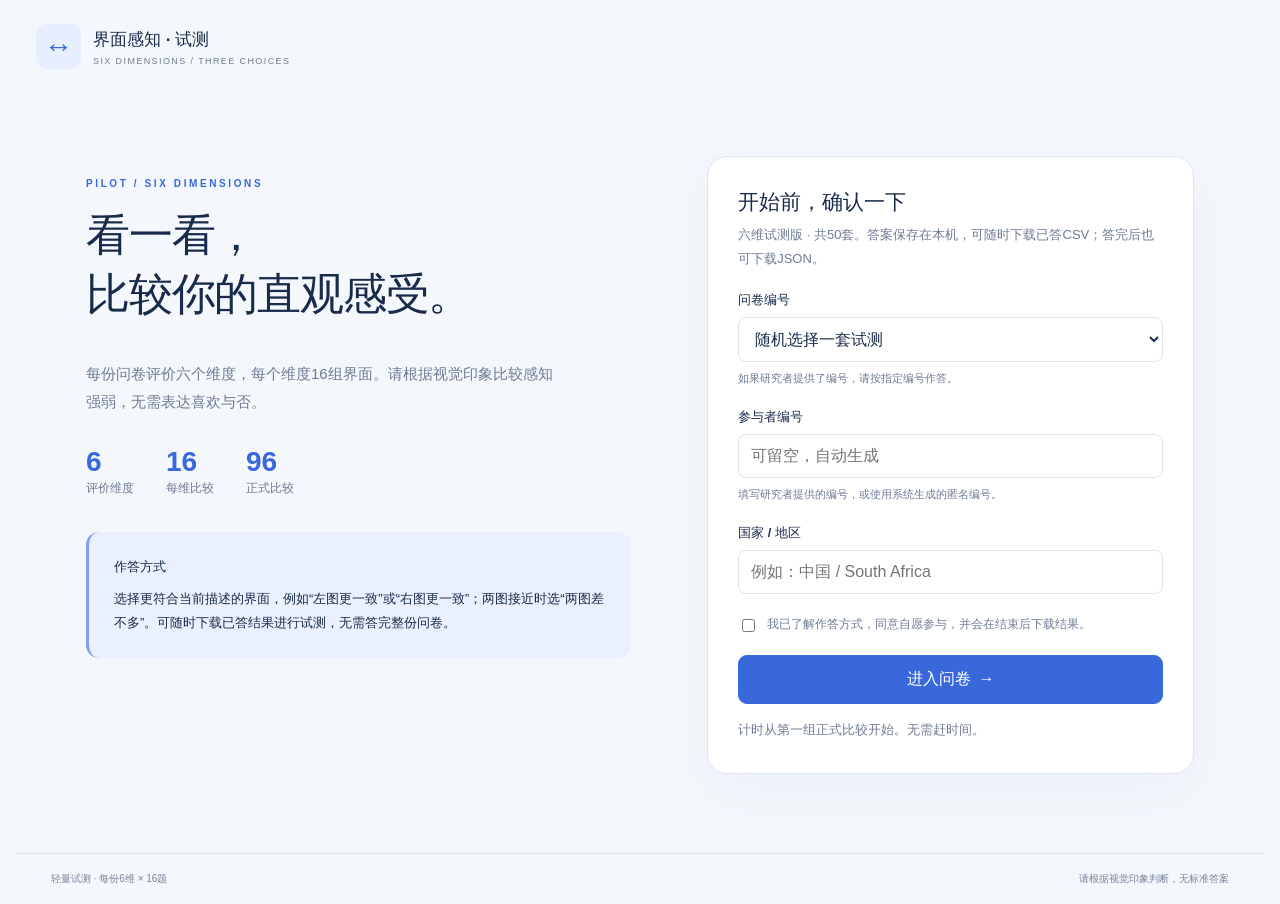
<file: index.html>
<!doctype html>
<html lang="zh-CN">
<head>
  <meta charset="utf-8">
  <meta name="viewport" content="width=device-width,initial-scale=1">
  <meta name="theme-color" content="#f4f7fc">
  <title>界面感知试测 · 6维×16题 · 三类比较</title>
<link rel="stylesheet" href="./styles.css?v=6x16-2">



</head>
<body>
  <header class="site-header">
    <a class="brand" href="./" aria-label="问卷首页"><span class="brand-mark">↔</span><span>界面感知 · 试测<small>SIX DIMENSIONS / THREE CHOICES</small></span></a>
    <div class="session-tools" id="session-tools" hidden>
      <div class="clock"><span>总用时</span><strong id="wall-clock">00:00</strong></div>
      <div class="clock secondary-clock"><span>有效作答</span><strong id="active-clock">00:00</strong></div>
      <button id="partial-download" class="button button-quiet partial-export" type="button">下载已答CSV</button><button id="pause-button" class="button button-quiet" type="button">暂停休息</button>
    </div>
  </header>
  <main id="app" tabindex="-1"></main>
  <footer class="site-footer"><span>轻量试测 · 每份6维 × 16题</span><span>请根据视觉印象判断，无标准答案</span></footer>
  <dialog id="pause-dialog" class="modal"><div class="modal-content"><span class="eyebrow">TAKE A BREAK</span><h2>休息一下，再继续。</h2><p>暂停期间不计入有效作答时间；总用时仍会继续。</p><p class="muted">进度保存在当前浏览器中。</p><button id="resume-button" class="button button-primary" type="button">继续作答</button></div></dialog>
  <dialog id="zoom-dialog" class="zoom-dialog"><button id="close-zoom" class="button zoom-close" type="button">关闭大图 ×</button><img id="zoom-image" alt="界面放大图"></dialog>
  <dialog id="confirm-dialog" class="modal"><div class="modal-content"><h2>开始另一份试测？</h2><p id="confirm-message"></p><div class="actions"><button id="confirm-ok" class="button button-primary" type="button">确认重新开始</button><button id="confirm-cancel" class="button" type="button">返回</button></div></div></dialog>
<dialog id="large-compare" class="large-compare" aria-labelledby="large-question"><div class="large-heading"><h2 id="large-question">双图大图对比</h2><button id="close-large" class="button" type="button">返回作答 ×</button></div><div class="large-images"><figure><figcaption>左图</figcaption><img id="large-left" alt="左图大图"></figure><figure><figcaption>右图</figcaption><img id="large-right" alt="右图大图"></figure></div></dialog>
  <div id="toast" class="toast" role="status" hidden></div>
  <noscript>此问卷需要启用浏览器的 JavaScript 才能作答。</noscript>
<script defer src="./data.js?v=6x16-2"></script>
<script defer src="./core.js?v=6x16-2"></script>
<script defer src="./app.js?v=6x16-2"></script>
</body>
</html>
</file>
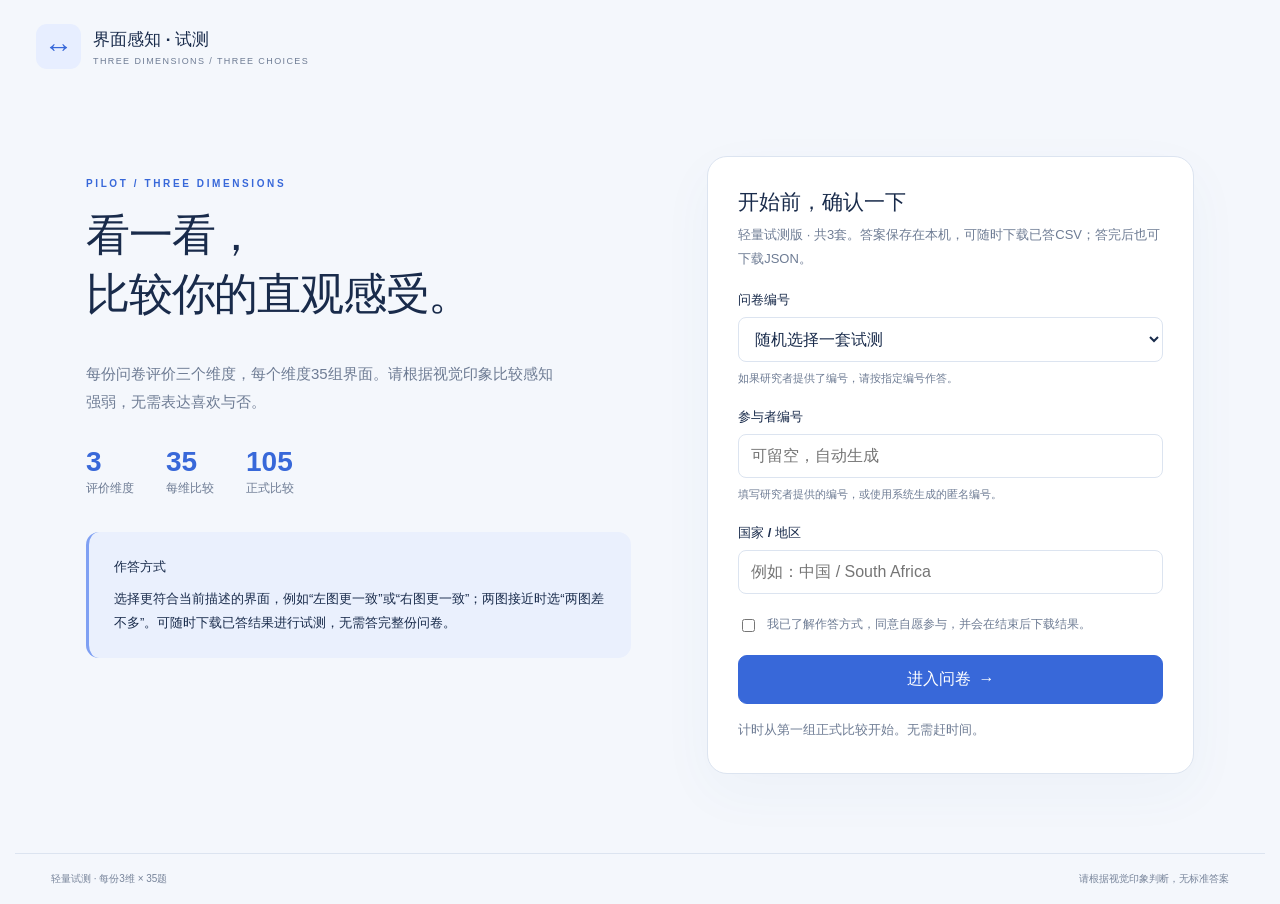
<file: three35.html>
<!doctype html>
<html lang="zh-CN">
<head>
  <meta charset="utf-8">
  <meta name="viewport" content="width=device-width,initial-scale=1">
  <meta name="theme-color" content="#f4f7fc">
  <title>界面感知试测 · 3维×35题 · 三类比较</title>
<style>:root{--ink:#20392f;--muted:#69776e;--accent:#355e48;--accent-dark:#274735;--line:#dce3da;--paper:#fff;--bg:#f6f7f4;--soft:#edf2eb;--warning:#8a5127;font-family:Inter,"Segoe UI","Microsoft YaHei",sans-serif;color:var(--ink);background:var(--bg);font-synthesis:none}
*{box-sizing:border-box}body{margin:0}button,input,select{font:inherit}button,a,input,select{-webkit-tap-highlight-color:transparent}button{cursor:pointer}button:disabled{cursor:not-allowed;opacity:.45}button:focus-visible,a:focus-visible,input:focus-visible,select:focus-visible{outline:3px solid #9cc19c;outline-offset:3px}[hidden]{display:none!important}h1,h2,h3,p{margin-top:0}h1{font-size:clamp(30px,4vw,44px);font-weight:600;letter-spacing:-1.5px;line-height:1.35}h2{font-size:28px;line-height:1.4;font-weight:600}p{line-height:1.85}a{color:var(--accent)}.site-header{max-width:1320px;margin:auto;padding:24px 36px;display:flex;align-items:center;justify-content:space-between;gap:20px}.brand{display:flex;align-items:center;gap:12px;color:var(--ink);text-decoration:none;font-size:17px;font-weight:650}.brand small{display:block;font-size:9px;letter-spacing:1.8px;margin-top:5px;font-weight:500;color:var(--muted)}.brand-mark{font-size:29px;background:var(--soft);width:45px;height:45px;border-radius:13px;display:grid;place-items:center}.session-tools{display:flex;align-items:center;gap:25px}.clock{display:grid;gap:4px}.clock span{font-size:11px;color:var(--muted)}.clock strong{font-size:18px;font-weight:550;font-variant-numeric:tabular-nums;letter-spacing:.6px}.button{padding:12px 22px;border:1px solid var(--line);border-radius:9px;background:var(--paper);color:var(--ink);font-weight:550;text-decoration:none;display:inline-flex;align-items:center;justify-content:center;gap:8px;line-height:1.4}.button-primary{background:var(--accent);border-color:var(--accent);color:white}.button-primary:hover:not(:disabled){background:var(--accent-dark)}.button-quiet{background:transparent;font-size:13px;padding:10px 14px}.button-link{border:0;background:transparent;padding:4px;color:var(--accent);font-size:13px;text-decoration:underline}#app{max-width:1180px;margin:auto;padding:28px 36px 12px;min-height:calc(100vh - 162px)}.eyebrow{display:block;font-size:10px;letter-spacing:2.6px;color:var(--accent);font-weight:650;margin-bottom:16px}.muted{color:var(--muted)}.hero{display:grid;grid-template-columns:1.12fr 1fr;gap:68px;align-items:start;padding:35px 0 25px}.hero-copy{padding-top:22px}.hero-copy>p{color:var(--muted);max-width:470px;font-size:15px}.stat-row{display:flex;gap:32px;margin:30px 0 35px}.stat strong{font-size:28px;font-weight:550;display:block}.stat span{font-size:12px;color:var(--muted)}.guide{padding:23px 25px;background:var(--soft);border-radius:13px;font-size:13px;line-height:1.85}.guide strong{display:block;margin-bottom:8px}.guide p{margin:0}.setup-card{background:white;border:1px solid var(--line);border-radius:18px;padding:30px;box-shadow:0 12px 35px #20392f05}.setup-card h2{font-size:21px;margin-bottom:7px}.setup-card>p{font-size:13px;color:var(--muted)}.field{display:block;margin:20px 0}.field>span{display:block;font-size:13px;font-weight:600;margin-bottom:8px}.field input,.field select{width:100%;padding:12px;border:1px solid var(--line);border-radius:8px;background:white;color:var(--ink);min-height:44px}.field small{display:block;margin-top:7px;font-size:11px;line-height:1.7;color:var(--muted)}.field-row{display:grid;grid-template-columns:1fr 1fr;gap:16px}.field-row .field{margin-top:0}.consent{display:flex;align-items:flex-start;gap:9px;font-size:12px;line-height:1.8;color:var(--muted);margin:20px 0}.consent input{accent-color:var(--accent);margin-top:5px}.full-width{width:100%}.notice{font-size:12px;line-height:1.8;padding:14px 17px;border-radius:9px;border:1px solid var(--line);margin-bottom:20px;background:white}.notice-warning{border-color:#ebd4bb;background:#fff8ef;color:var(--warning)}.error{color:#a13b2c;font-size:13px;line-height:1.7}.resume-card{background:var(--soft);border:1px solid #c9d9c9;padding:22px;border-radius:12px;margin-bottom:25px}.resume-card h3{margin-bottom:8px}.actions{display:flex;gap:12px;flex-wrap:wrap;margin-top:24px}.progress-meta{display:flex;justify-content:space-between;gap:20px;font-size:12px;color:var(--muted);margin-bottom:10px}.progress-track{height:4px;background:#e2e8df;border-radius:5px;overflow:hidden}.progress-fill{height:100%;background:var(--accent);transition:width .25s}.dimension-tabs{display:flex;gap:8px;margin:18px 0 21px;flex-wrap:wrap}.dimension-tab{font-size:11px;color:var(--muted);padding:6px 11px;border:1px solid transparent;border-radius:20px}.dimension-tab.current{color:var(--accent-dark);background:#e4eddc;border-color:#d4e1cc}.dimension-tab.done{color:var(--accent)}.trial-heading{display:flex;justify-content:space-between;gap:24px;align-items:end;margin-bottom:18px}.trial-heading h1{font-size:25px;letter-spacing:-.6px;margin-bottom:6px}.definition{font-size:12px;line-height:1.8;margin:0;color:var(--muted);max-width:760px}.trial-number{font-size:13px;color:var(--muted);white-space:nowrap}.image-grid{display:grid;grid-template-columns:1fr 1fr;gap:24px}.image-card{margin:0;background:white;border:1px solid var(--line);border-radius:13px;overflow:hidden}.image-card figcaption{display:flex;align-items:center;justify-content:space-between;border-bottom:1px solid #edf0e9;padding:10px 17px;font-size:11px;color:var(--muted)}.image-card figcaption strong{font-size:12px;color:var(--ink);font-weight:550}.image-stage{display:flex;align-items:center;justify-content:center;height:clamp(280px,48vh,540px);padding:12px;background:#fdfefb;position:relative}.stimulus{max-height:100%;max-width:100%;width:auto;height:auto;object-fit:contain;cursor:zoom-in}.image-caption-hint{font-size:10px;color:var(--muted)}.loading-status{font-size:12px;text-align:center;color:var(--muted);min-height:21px;margin-top:10px}.response-panel{margin-top:12px}.response-prompt{font-size:12px;color:var(--muted);margin-bottom:10px;text-align:center}.choices{display:grid;grid-template-columns:repeat(5,1fr);gap:10px}.choice{border:1px solid var(--line);background:white;color:var(--ink);border-radius:9px;padding:13px 5px;min-height:67px;font-size:13px;line-height:1.55;transition:background .12s,border-color .12s}.choice small{display:block;font-size:10px;color:var(--muted);margin-top:3px}.choice:hover:not(:disabled){border-color:#99b394;background:#f1f5ee}.choice[aria-pressed=true]{background:var(--accent);color:white;border-color:var(--accent)}.choice[aria-pressed=true] small{color:#dbe7d8}.trial-actions{display:flex;align-items:center;justify-content:space-between;margin-top:17px;gap:15px}.trial-actions p{font-size:11px;color:var(--muted);margin:0}.site-footer{max-width:1250px;margin:22px auto 0;padding:18px 36px;display:flex;justify-content:space-between;gap:20px;color:#7a847c;font-size:10px;border-top:1px solid var(--line)}.center-card{max-width:740px;margin:40px auto;padding:40px;background:white;border:1px solid var(--line);border-radius:18px}.center-card .eyebrow{margin-bottom:20px}.definition-large{font-size:16px;line-height:1.9;padding:20px;background:var(--soft);border-radius:10px}.dimension-list{display:flex;gap:8px;flex-wrap:wrap;margin:24px 0}.dimension-list span{font-size:12px;padding:7px 12px;background:var(--soft);border-radius:20px}.break-stats,.result-stats{display:grid;grid-template-columns:repeat(3,1fr);gap:15px;margin:27px 0}.break-stats div,.result-stats div{padding:17px 12px;border-radius:10px;background:var(--bg)}.break-stats span,.result-stats span{display:block;color:var(--muted);font-size:11px;margin-bottom:7px}.break-stats strong,.result-stats strong{font-size:23px;font-weight:550;font-variant-numeric:tabular-nums}.download-note{font-size:13px;color:var(--muted);margin-top:25px}.modal{border:1px solid var(--line);border-radius:17px;max-width:440px;padding:0;width:calc(100% - 40px);color:var(--ink)}.modal::backdrop,.zoom-dialog::backdrop{background:#16271fbb;backdrop-filter:blur(3px)}.modal-content{padding:35px}.modal-content h2{font-size:25px}.modal-content p{font-size:13px}.zoom-dialog{border:0;background:#f7f8f3;border-radius:12px;padding:50px 15px 15px;max-height:95vh;max-width:95vw;color:var(--ink)}.zoom-dialog img{display:block;max-height:calc(95vh - 80px);max-width:calc(95vw - 40px);object-fit:contain}.zoom-close{position:absolute;right:10px;top:8px;font-size:12px;padding:8px 12px}.toast{position:fixed;bottom:25px;left:50%;transform:translateX(-50%);background:var(--ink);color:white;padding:12px 18px;border-radius:9px;max-width:90vw;font-size:12px;z-index:20}.storage-warning{max-width:1108px;margin:0 auto 10px}.save-status{font-size:10px;color:var(--muted)}.mono{font-variant-numeric:tabular-nums}.rating-hint{font-size:12px;color:var(--muted);line-height:1.9}.completion-icon{width:51px;height:51px;display:grid;place-items:center;border-radius:50%;background:var(--soft);font-size:25px;margin-bottom:23px}
@media(min-width:1400px){#app{padding-top:35px}.image-stage{height:clamp(300px,50vh,600px)}}
@media(max-width:760px){.site-header{padding:18px 18px;gap:10px}.brand{font-size:14px;gap:8px}.brand small{font-size:7px;letter-spacing:1px}.brand-mark{width:35px;height:35px;font-size:23px}.session-tools{gap:12px}.clock strong{font-size:15px}.secondary-clock{display:none}.session-tools .button{font-size:11px;padding:8px 9px}#app{padding:20px 18px 8px}.hero{grid-template-columns:1fr;gap:22px;padding-top:0}.hero-copy{padding-top:5px}.hero-copy>p{max-width:none}.stat-row{gap:30px;margin:20px 0}.guide{padding:18px}.setup-card{padding:23px}.trial-heading{gap:12px;align-items:start}.trial-heading h1{font-size:21px}.trial-number{font-size:11px;padding-top:5px}.definition{font-size:11px}.dimension-tabs{gap:2px;margin:13px 0 18px}.dimension-tab{font-size:10px;padding:5px 8px}.image-grid{gap:10px}.image-stage{height:clamp(230px,43vh,430px);padding:7px}.image-card figcaption{padding:8px 10px}.image-caption-hint{display:none}.choices{gap:5px}.choice{font-size:11px;padding:10px 3px;min-height:64px}.choice small{font-size:9px}.trial-actions p{max-width:50%;line-height:1.7}.site-footer{padding:17px 18px;font-size:9px}.site-footer span:last-child{max-width:50%;text-align:right}.center-card{margin:15px auto;padding:26px 22px}.break-stats,.result-stats{gap:8px}.break-stats strong,.result-stats strong{font-size:19px}.field-row{gap:10px}.progress-meta{font-size:11px}}
@media(prefers-reduced-motion:reduce){*{transition:none!important}}
/* Reserve room for responses so a trial does not require repeated scrolling. */
body[data-screen=trial] .site-footer{display:none}
body[data-screen=trial] .image-stage{height:clamp(180px,calc(100dvh - 590px),600px)}
@media(max-width:760px){body[data-screen=trial] .image-stage{height:clamp(190px,calc(100dvh - 535px),430px)}}
@media(min-width:761px) and (max-height:900px){
body[data-screen=trial] .site-header{padding-top:12px;padding-bottom:12px}
body[data-screen=trial] #app{padding-top:12px}
body[data-screen=trial] .dimension-tabs{margin-top:10px;margin-bottom:12px}
body[data-screen=trial] .trial-heading{margin-bottom:12px}
body[data-screen=trial] .trial-heading h1{font-size:22px;margin-bottom:4px}
body[data-screen=trial] .image-stage{height:clamp(240px,calc(100dvh - 430px),520px)}
body[data-screen=trial] .loading-status{margin-top:6px;min-height:18px}
body[data-screen=trial] .response-panel{margin-top:6px}
body[data-screen=trial] .response-prompt{display:none}
body[data-screen=trial] .trial-actions{margin-top:12px}
}

:root{--ink:#192b4b;--muted:#6e7c94;--accent:#3868d9;--accent-dark:#264eb3;--line:#dce4f0;--bg:#f4f7fc;--soft:#edf2fc}
.brand-mark{background:#e7eeff;color:#3868d9;border-radius:11px}.hero-copy h1{font-weight:650;letter-spacing:-1.2px}.hero{gap:76px}.setup-card{box-shadow:0 18px 55px #345c9c0a;border-radius:20px}.guide{background:#eaf0fd;border-left:3px solid #7fa0f3}.stat strong{color:#3868d9}.choices{grid-template-columns:repeat(3,1fr);gap:15px}.choice{font-size:17px;font-weight:600;min-height:69px}.choice small{font-size:11px;font-weight:400}.dimension-tab.current{background:#e4ecff;border-color:#cbdafb;color:#264eb3}.progress-fill{background:linear-gradient(90deg,#7597ef,#3868d9)}.dimension-tab.done{color:#3868d9}.image-card{background:white;box-shadow:0 4px 20px #335b8b03}.image-stage{background:#fbfcff}.result-stats div,.break-stats div{border:1px solid #e5ebf5;background:#f8faff}.partial-export{font-size:12px;padding:10px 12px}.choice:hover:not(:disabled){background:#edf2ff;border-color:#91acf1}.choice[aria-pressed=true]{background:#3868d9;border-color:#3868d9}.center-card{box-shadow:0 12px 45px #344c7307}.site-footer{color:#77849a}.brand small{letter-spacing:1.4px}
@media(max-width:760px){.hero{gap:22px}.choices{gap:8px}.choice{font-size:15px;min-height:64px}.choice small{font-size:10px}.brand small{display:none}.brand{font-size:12px}.brand-mark{width:28px;height:28px;font-size:20px}.session-tools{gap:7px}.clock strong{font-size:13px}.session-tools .button{font-size:10px;padding:8px 7px}.partial-export{padding:8px 6px}.site-header{padding-left:14px;padding-right:14px}}
.tutorial-card{max-width:940px}.tutorial-steps{padding-left:23px}.tutorial-steps li{padding:7px 0 10px}.tutorial-steps p{margin:7px 0;color:var(--muted);font-size:14px}.tutorial-dimensions{display:grid;gap:12px;margin:20px 0}.tutorial-dimensions article,.dimension-guide{padding:20px 24px;border:1px solid #dce5f6;border-radius:12px;background:#f4f7fe}.tutorial-dimensions p{margin:6px 0 0;font-size:14px;color:var(--muted)}.dimension-guide{margin:22px 0;text-align:left}.dimension-guide h2{margin:10px 0}.dimension-guide .definition-large{margin-bottom:10px}.dimension-guide .rating-hint{margin-bottom:0}.check-option{display:flex;align-items:flex-start;gap:12px;padding:14px;background:#f5f7fc;border-radius:10px;margin:10px 0;font-size:14px}.check-option input{margin-top:5px;flex-shrink:0}#instruction-check fieldset{border:0;margin:24px 0;padding:0}#instruction-check legend{font-weight:600;font-size:16px}.image-tools{display:flex;justify-content:space-between;align-items:center;gap:12px;margin:0 0 10px;font-size:11px;color:var(--muted)}.image-tools .button{font-size:12px;padding:8px 13px}body[data-screen=trial] #app,body[data-screen=practice] #app{max-width:1440px}body[data-screen=trial] .image-stage,body[data-screen=practice] .image-stage{height:clamp(480px,64dvh,820px);padding:6px}.stimulus{width:100%;height:100%;object-fit:contain}.large-compare{width:min(1480px,98vw);max-width:98vw;max-height:98dvh;border:1px solid #dce4f0;border-radius:14px;padding:16px;background:#f6f8fd;color:var(--ink)}.large-compare::backdrop{background:#14233bdf}.large-heading{display:flex;align-items:center;justify-content:space-between;gap:16px;margin:0 0 12px}.large-heading h2{font-size:18px;margin:0}.large-images{display:grid;grid-template-columns:1fr 1fr;gap:12px}.large-images figure{margin:0;text-align:center}.large-images figcaption{font-size:12px;margin-bottom:8px}.large-images img{width:100%;height:calc(92dvh - 95px);object-fit:contain}.practice-screen h1{font-size:28px}.practice-screen .response-panel{margin-bottom:30px}
@media(max-width:760px){body[data-screen=trial] #app,body[data-screen=practice] #app{padding-left:8px;padding-right:8px}.image-grid{gap:6px}body[data-screen=trial] .image-stage,body[data-screen=practice] .image-stage{height:auto;aspect-ratio:9/19.5;padding:0}.stimulus{width:100%;height:100%}.image-card figcaption{padding:8px 6px;font-size:11px}.image-tools{font-size:10px}.image-tools .button{font-size:11px;padding:8px}.large-compare{padding:10px}.large-heading h2{font-size:14px}.large-images{gap:5px}.large-images img{height:calc(88dvh - 95px)}.practice-screen h1{font-size:22px}.dimension-guide{padding:18px}.tutorial-steps p{font-size:13px}}
</style>



</head>
<body>
  <header class="site-header">
    <a class="brand" href="./three35.html" aria-label="问卷首页"><span class="brand-mark">↔</span><span>界面感知 · 试测<small>THREE DIMENSIONS / THREE CHOICES</small></span></a>
    <div class="session-tools" id="session-tools" hidden>
      <div class="clock"><span>总用时</span><strong id="wall-clock">00:00</strong></div>
      <div class="clock secondary-clock"><span>有效作答</span><strong id="active-clock">00:00</strong></div>
      <button id="partial-download" class="button button-quiet partial-export" type="button">下载已答CSV</button><button id="pause-button" class="button button-quiet" type="button">暂停休息</button>
    </div>
  </header>
  <main id="app" tabindex="-1"></main>
  <footer class="site-footer"><span>轻量试测 · 每份3维 × 35题</span><span>请根据视觉印象判断，无标准答案</span></footer>
  <dialog id="pause-dialog" class="modal"><div class="modal-content"><span class="eyebrow">TAKE A BREAK</span><h2>休息一下，再继续。</h2><p>暂停期间不计入有效作答时间；总用时仍会继续。</p><p class="muted">进度保存在当前浏览器中。</p><button id="resume-button" class="button button-primary" type="button">继续作答</button></div></dialog>
  <dialog id="zoom-dialog" class="zoom-dialog"><button id="close-zoom" class="button zoom-close" type="button">关闭大图 ×</button><img id="zoom-image" alt="界面放大图"></dialog>
  <dialog id="confirm-dialog" class="modal"><div class="modal-content"><h2>开始另一份试测？</h2><p id="confirm-message"></p><div class="actions"><button id="confirm-ok" class="button button-primary" type="button">确认重新开始</button><button id="confirm-cancel" class="button" type="button">返回</button></div></div></dialog>
<dialog id="large-compare" class="large-compare" aria-labelledby="large-question"><div class="large-heading"><h2 id="large-question">双图大图对比</h2><button id="close-large" class="button" type="button">返回作答 ×</button></div><div class="large-images"><figure><figcaption>左图</figcaption><img id="large-left" alt="左图大图"></figure><figure><figcaption>右图</figcaption><img id="large-right" alt="右图大图"></figure></div></dialog>
  <div id="toast" class="toast" role="status" hidden></div>
  <noscript>此问卷需要启用浏览器的 JavaScript 才能作答。</noscript>
<script>window.QUESTIONNAIRE_DATA = {"version":"ui-pilot-3x35-three-category-2.0","dataset_hash":"e3e2e269aba761cb1967daecf59d0ec519e6e0550bb05f1a9887615200b4b35e","dimensions":[{"code":"consistency","name":"一致性","definition":"图标、色彩、字体和排版是否协调统一，整体风格是否连贯。"},{"code":"vitality","name":"活力感","definition":"是否显得活跃、鲜活、轻快，具有朝气、能量、动感和节奏感。"},{"code":"fun","name":"趣味感","definition":"是否显得有意思、好玩、俏皮，带有幽默、巧思或值得玩味的细节。"},{"code":"technology","name":"科技感","definition":"是否呈现技术化、数字化的视觉风格，让人联想到智能系统或未来技术。"},{"code":"trendiness","name":"新潮感","definition":"是否显得现代、时髦、有时代感，符合当下流行的设计风格。"},{"code":"premium","name":"高级感","definition":"是否显得精致、细腻、考究和优雅，整体具有经过精心设计的品质感。"}],"forms":[{"number":1,"dimensions":{"consistency":[["UI032","UI112"],["UI101","UI142"],["UI015","UI148"],["UI137","UI054"],["UI111","UI061"],["UI143","UI113"],["UI043","UI205"],["UI199","UI073"],["UI020","UI155"],["UI003","UI004"],["UI070","UI025"],["UI048","UI093"],["UI089","UI122"],["UI104","UI203"],["UI019","UI168"],["UI163","UI036"],["UI186","UI066"],["UI200","UI129"],["UI023","UI010"],["UI046","UI107"],["UI094","UI146"],["UI164","UI062"],["UI097","UI123"],["UI002","UI030"],["UI115","UI190"],["UI018","UI059"],["UI119","UI077"],["UI033","UI103"],["UI157","UI201"],["UI052","UI191"],["UI176","UI150"],["UI006","UI182"],["UI131","UI022"],["UI086","UI156"],["UI081","UI106"]],"trendiness":[["UI199","UI183"],["UI025","UI105"],["UI103","UI093"],["UI177","UI154"],["UI141","UI086"],["UI125","UI157"],["UI205","UI193"],["UI101","UI102"],["UI149","UI122"],["UI182","UI073"],["UI202","UI012"],["UI166","UI042"],["UI150","UI156"],["UI197","UI118"],["UI188","UI133"],["UI121","UI016"],["UI081","UI185"],["UI108","UI061"],["UI098","UI174"],["UI096","UI033"],["UI192","UI003"],["UI015","UI079"],["UI135","UI123"],["UI008","UI175"],["UI178","UI169"],["UI029","UI044"],["UI011","UI071"],["UI089","UI069"],["UI005","UI142"],["UI084","UI027"],["UI190","UI200"],["UI070","UI146"],["UI167","UI162"],["UI036","UI171"],["UI063","UI019"]],"premium":[["UI075","UI177"],["UI148","UI171"],["UI109","UI118"],["UI202","UI051"],["UI022","UI175"],["UI105","UI076"],["UI099","UI016"],["UI071","UI065"],["UI019","UI020"],["UI096","UI034"],["UI072","UI194"],["UI117","UI002"],["UI054","UI085"],["UI062","UI092"],["UI132","UI073"],["UI154","UI100"],["UI201","UI192"],["UI196","UI128"],["UI003","UI113"],["UI127","UI172"],["UI199","UI025"],["UI039","UI185"],["UI084","UI090"],["UI167","UI180"],["UI112","UI116"],["UI024","UI145"],["UI032","UI159"],["UI134","UI083"],["UI009","UI078"],["UI162","UI143"],["UI187","UI030"],["UI089","UI101"],["UI074","UI170"],["UI001","UI015"],["UI136","UI017"]]},"order":["consistency","trendiness","premium"]},{"number":2,"dimensions":{"vitality":[["UI200","UI197"],["UI172","UI035"],["UI074","UI057"],["UI043","UI052"],["UI173","UI201"],["UI020","UI100"],["UI129","UI064"],["UI029","UI058"],["UI116","UI012"],["UI189","UI199"],["UI024","UI033"],["UI045","UI048"],["UI098","UI015"],["UI117","UI070"],["UI121","UI119"],["UI113","UI150"],["UI021","UI168"],["UI170","UI022"],["UI027","UI097"],["UI205","UI094"],["UI008","UI028"],["UI096","UI090"],["UI005","UI175"],["UI084","UI101"],["UI122","UI107"],["UI018","UI124"],["UI134","UI136"],["UI013","UI182"],["UI082","UI003"],["UI167","UI060"],["UI079","UI114"],["UI076","UI181"],["UI135","UI044"],["UI023","UI049"],["UI075","UI142"]],"fun":[["UI066","UI083"],["UI123","UI147"],["UI199","UI057"],["UI102","UI173"],["UI020","UI182"],["UI144","UI105"],["UI017","UI009"],["UI118","UI193"],["UI022","UI027"],["UI014","UI184"],["UI194","UI180"],["UI016","UI139"],["UI203","UI018"],["UI006","UI138"],["UI153","UI168"],["UI064","UI151"],["UI043","UI088"],["UI070","UI166"],["UI073","UI013"],["UI035","UI095"],["UI106","UI101"],["UI056","UI128"],["UI204","UI157"],["UI108","UI044"],["UI112","UI087"],["UI078","UI081"],["UI053","UI185"],["UI141","UI140"],["UI137","UI058"],["UI008","UI065"],["UI189","UI046"],["UI042","UI124"],["UI190","UI116"],["UI176","UI148"],["UI177","UI178"]],"technology":[["UI113","UI184"],["UI079","UI145"],["UI102","UI165"],["UI032","UI163"],["UI056","UI082"],["UI197","UI201"],["UI005","UI183"],["UI074","UI203"],["UI038","UI024"],["UI139","UI162"],["UI166","UI204"],["UI116","UI140"],["UI008","UI194"],["UI053","UI042"],["UI043","UI112"],["UI019","UI182"],["UI125","UI108"],["UI136","UI029"],["UI144","UI054"],["UI076","UI172"],["UI130","UI003"],["UI103","UI071"],["UI131","UI046"],["UI036","UI041"],["UI067","UI087"],["UI050","UI124"],["UI027","UI147"],["UI206","UI190"],["UI004","UI098"],["UI171","UI192"],["UI135","UI101"],["UI151","UI094"],["UI199","UI035"],["UI149","UI070"],["UI198","UI084"]]},"order":["vitality","fun","technology"]},{"number":3,"dimensions":{"consistency":[["UI163","UI164"],["UI181","UI001"],["UI068","UI149"],["UI043","UI188"],["UI061","UI202"],["UI079","UI047"],["UI173","UI131"],["UI126","UI016"],["UI142","UI081"],["UI204","UI085"],["UI189","UI045"],["UI144","UI095"],["UI186","UI066"],["UI007","UI088"],["UI082","UI099"],["UI129","UI132"],["UI102","UI093"],["UI182","UI029"],["UI141","UI048"],["UI115","UI040"],["UI057","UI137"],["UI116","UI171"],["UI114","UI119"],["UI110","UI178"],["UI094","UI146"],["UI150","UI157"],["UI020","UI155"],["UI038","UI125"],["UI018","UI059"],["UI024","UI052"],["UI098","UI206"],["UI053","UI013"],["UI179","UI096"],["UI034","UI148"],["UI022","UI106"]],"fun":[["UI198","UI057"],["UI088","UI032"],["UI053","UI006"],["UI089","UI065"],["UI199","UI034"],["UI078","UI067"],["UI062","UI051"],["UI101","UI120"],["UI138","UI204"],["UI112","UI149"],["UI108","UI059"],["UI193","UI143"],["UI039","UI074"],["UI085","UI097"],["UI038","UI163"],["UI187","UI196"],["UI098","UI132"],["UI019","UI007"],["UI104","UI003"],["UI203","UI200"],["UI126","UI076"],["UI015","UI175"],["UI169","UI148"],["UI049","UI054"],["UI118","UI096"],["UI110","UI070"],["UI014","UI184"],["UI017","UI182"],["UI012","UI142"],["UI094","UI084"],["UI141","UI095"],["UI119","UI011"],["UI086","UI008"],["UI147","UI002"],["UI111","UI113"]],"trendiness":[["UI167","UI206"],["UI195","UI064"],["UI111","UI118"],["UI140","UI117"],["UI070","UI035"],["UI029","UI071"],["UI091","UI018"],["UI015","UI191"],["UI119","UI053"],["UI138","UI113"],["UI007","UI124"],["UI189","UI058"],["UI128","UI116"],["UI153","UI175"],["UI188","UI082"],["UI134","UI165"],["UI046","UI194"],["UI173","UI193"],["UI198","UI012"],["UI092","UI108"],["UI120","UI170"],["UI038","UI017"],["UI132","UI002"],["UI161","UI152"],["UI205","UI003"],["UI123","UI072"],["UI084","UI199"],["UI197","UI006"],["UI101","UI030"],["UI168","UI086"],["UI163","UI150"],["UI149","UI190"],["UI090","UI059"],["UI126","UI045"],["UI159","UI183"]]},"order":["consistency","fun","trendiness"]}],"images":{"UI001":"./images/UI001.png","UI002":"./images/UI002.png","UI003":"./images/UI003.png","UI004":"./images/UI004.png","UI005":"./images/UI005.png","UI006":"./images/UI006.png","UI007":"./images/UI007.png","UI008":"./images/UI008.png","UI009":"./images/UI009.png","UI010":"./images/UI010.png","UI011":"./images/UI011.png","UI012":"./images/UI012.png","UI013":"./images/UI013.png","UI014":"./images/UI014.png","UI015":"./images/UI015.png","UI016":"./images/UI016.png","UI017":"./images/UI017.png","UI018":"./images/UI018.jpg","UI019":"./images/UI019.jpg","UI020":"./images/UI020.png","UI021":"./images/UI021.png","UI022":"./images/UI022.jpg","UI023":"./images/UI023.png","UI024":"./images/UI024.png","UI025":"./images/UI025.png","UI026":"./images/UI026.png","UI027":"./images/UI027.png","UI028":"./images/UI028.png","UI029":"./images/UI029.png","UI030":"./images/UI030.jpg","UI031":"./images/UI031.png","UI032":"./images/UI032.png","UI033":"./images/UI033.jpg","UI034":"./images/UI034.png","UI035":"./images/UI035.jpg","UI036":"./images/UI036.jpg","UI037":"./images/UI037.png","UI038":"./images/UI038.png","UI039":"./images/UI039.png","UI040":"./images/UI040.png","UI041":"./images/UI041.jpg","UI042":"./images/UI042.jpg","UI043":"./images/UI043.jpg","UI044":"./images/UI044.jpg","UI045":"./images/UI045.png","UI046":"./images/UI046.png","UI047":"./images/UI047.png","UI048":"./images/UI048.png","UI049":"./images/UI049.png","UI050":"./images/UI050.png","UI051":"./images/UI051.png","UI052":"./images/UI052.png","UI053":"./images/UI053.png","UI054":"./images/UI054.png","UI055":"./images/UI055.png","UI056":"./images/UI056.png","UI057":"./images/UI057.png","UI058":"./images/UI058.png","UI059":"./images/UI059.png","UI060":"./images/UI060.png","UI061":"./images/UI061.png","UI062":"./images/UI062.png","UI063":"./images/UI063.png","UI064":"./images/UI064.png","UI065":"./images/UI065.png","UI066":"./images/UI066.png","UI067":"./images/UI067.png","UI068":"./images/UI068.png","UI069":"./images/UI069.png","UI070":"./images/UI070.png","UI071":"./images/UI071.png","UI072":"./images/UI072.png","UI073":"./images/UI073.png","UI074":"./images/UI074.png","UI075":"./images/UI075.png","UI076":"./images/UI076.png","UI077":"./images/UI077.png","UI078":"./images/UI078.png","UI079":"./images/UI079.png","UI080":"./images/UI080.png","UI081":"./images/UI081.png","UI082":"./images/UI082.png","UI083":"./images/UI083.png","UI084":"./images/UI084.png","UI085":"./images/UI085.png","UI086":"./images/UI086.png","UI087":"./images/UI087.png","UI088":"./images/UI088.png","UI089":"./images/UI089.png","UI090":"./images/UI090.png","UI091":"./images/UI091.png","UI092":"./images/UI092.png","UI093":"./images/UI093.png","UI094":"./images/UI094.png","UI095":"./images/UI095.png","UI096":"./images/UI096.png","UI097":"./images/UI097.png","UI098":"./images/UI098.png","UI099":"./images/UI099.png","UI100":"./images/UI100.png","UI101":"./images/UI101.png","UI102":"./images/UI102.png","UI103":"./images/UI103.png","UI104":"./images/UI104.png","UI105":"./images/UI105.png","UI106":"./images/UI106.png","UI107":"./images/UI107.png","UI108":"./images/UI108.png","UI109":"./images/UI109.png","UI110":"./images/UI110.png","UI111":"./images/UI111.png","UI112":"./images/UI112.png","UI113":"./images/UI113.png","UI114":"./images/UI114.png","UI115":"./images/UI115.png","UI116":"./images/UI116.png","UI117":"./images/UI117.png","UI118":"./images/UI118.png","UI119":"./images/UI119.png","UI120":"./images/UI120.png","UI121":"./images/UI121.png","UI122":"./images/UI122.png","UI123":"./images/UI123.png","UI124":"./images/UI124.png","UI125":"./images/UI125.png","UI126":"./images/UI126.png","UI127":"./images/UI127.png","UI128":"./images/UI128.png","UI129":"./images/UI129.png","UI130":"./images/UI130.png","UI131":"./images/UI131.png","UI132":"./images/UI132.png","UI133":"./images/UI133.png","UI134":"./images/UI134.png","UI135":"./images/UI135.png","UI136":"./images/UI136.png","UI137":"./images/UI137.png","UI138":"./images/UI138.png","UI139":"./images/UI139.png","UI140":"./images/UI140.png","UI141":"./images/UI141.png","UI142":"./images/UI142.png","UI143":"./images/UI143.png","UI144":"./images/UI144.png","UI145":"./images/UI145.png","UI146":"./images/UI146.png","UI147":"./images/UI147.png","UI148":"./images/UI148.png","UI149":"./images/UI149.jpg","UI150":"./images/UI150.jpg","UI151":"./images/UI151.jpg","UI152":"./images/UI152.jpg","UI153":"./images/UI153.jpg","UI154":"./images/UI154.jpg","UI155":"./images/UI155.jpg","UI156":"./images/UI156.jpg","UI157":"./images/UI157.jpg","UI158":"./images/UI158.jpg","UI159":"./images/UI159.jpg","UI160":"./images/UI160.jpg","UI161":"./images/UI161.jpg","UI162":"./images/UI162.jpg","UI163":"./images/UI163.jpg","UI164":"./images/UI164.jpg","UI165":"./images/UI165.jpg","UI166":"./images/UI166.jpg","UI167":"./images/UI167.jpg","UI168":"./images/UI168.jpg","UI169":"./images/UI169.jpeg","UI170":"./images/UI170.jpeg","UI171":"./images/UI171.png","UI172":"./images/UI172.png","UI173":"./images/UI173.png","UI174":"./images/UI174.jpeg","UI175":"./images/UI175.jpeg","UI176":"./images/UI176.jpeg","UI177":"./images/UI177.jpeg","UI178":"./images/UI178.png","UI179":"./images/UI179.png","UI180":"./images/UI180.png","UI181":"./images/UI181.png","UI182":"./images/UI182.jpg","UI183":"./images/UI183.webp","UI184":"./images/UI184.webp","UI185":"./images/UI185.webp","UI186":"./images/UI186.webp","UI187":"./images/UI187.webp","UI188":"./images/UI188.webp","UI189":"./images/UI189.webp","UI190":"./images/UI190.webp","UI191":"./images/UI191.webp","UI192":"./images/UI192.webp","UI193":"./images/UI193.webp","UI194":"./images/UI194.webp","UI195":"./images/UI195.webp","UI196":"./images/UI196.webp","UI197":"./images/UI197.webp","UI198":"./images/UI198.webp","UI199":"./images/UI199.webp","UI200":"./images/UI200.webp","UI201":"./images/UI201.webp","UI202":"./images/UI202.webp","UI203":"./images/UI203.webp","UI204":"./images/UI204.webp","UI205":"./images/UI205.webp","UI206":"./images/UI206.webp"}};</script>
<script>/* Shared deterministic design and export rules. No network or storage access. */
(function (root) {
  'use strict';
  const SCALE = [
    {score: 1, label: '左图更符合当前描述', short: '左图', hint: '选择左图'},
    {score: 0, label: '两图差不多', short: '差不多', hint: '两图相近'},
    {score: -1, label: '右图更符合当前描述', short: '右图', hint: '选择右图'}
  ];
  const DIMENSION_WORDING = {
    consistency:'更一致', vitality:'更有活力', fun:'更有趣',
    technology:'更有科技感', trendiness:'更新潮', premium:'更高级'
  };
  function comparisonLabel(code, score) {
    if (!DIMENSION_WORDING[code] || !SCALE.some(s=>s.score===score)) throw new Error('无效的比较答案');
    return score === 0 ? '两图差不多' : (score === 1 ? '左图' : '右图') + DIMENSION_WORDING[code];
  }
  function dimensionQuestion(code) {return '哪张界面看起来' + DIMENSION_WORDING[code] + '？';}
  function makePlan(data, formNumber, orientation) {
    const form = data.forms.find(f => f.number === Number(formNumber));
    if (!form || !['A','B'].includes(orientation)) throw new Error('无效的试测问卷编号');
    const order = orientation === 'A' ? [...form.order] : [...form.order].reverse();
    const trials = [];
    order.forEach((code, block) => {
      const dim = data.dimensions.find(d=>d.code === code);
      form.dimensions[code].forEach((pair, item) => {
        const [baseLeft,baseRight] = pair;
        const canonical = [...pair].sort();
        trials.push({trial_index:trials.length+1,dimension_position:block+1,
          dimension_code:code,dimension:dim.name,dimension_trial_index:item+1,source_item_no:item+1,
          pair_id:canonical.join('_'),canonical_ui_1:canonical[0],canonical_ui_2:canonical[1],
          base_left_ui:baseLeft,base_right_ui:baseRight,
          left_ui:orientation === 'A' ? baseLeft : baseRight,
          right_ui:orientation === 'A' ? baseRight : baseLeft});
      });
    });
    return {orderIndex:orientation === 'A' ? 0 : 1,order,trials};
  }
  function responseFields(trial, score) {
    if (!SCALE.some(s => s.score === score)) throw new Error('无效的三类答案');
    return {
      response_score_left: score,
      score_for_base_left: score * (trial.left_ui === trial.base_left_ui ? 1 : -1),
      score_for_canonical_ui_1: score * (trial.left_ui === trial.canonical_ui_1 ? 1 : -1),
      response_label: comparisonLabel(trial.dimension_code, score)
    };
  }
  function csvCell(value) {
    let s = value === null || value === undefined ? '' : String(value);
    // Preserve negative numeric codes; neutralize spreadsheet formulas in user-entered text.
    if (typeof value === 'string' && /^[\s]*[=+@-]/.test(s)) s = "'" + s;
    return '"' + s.replace(/"/g, '""') + '"';
  }
  function toCsv(rows) {
    if (!rows.length) throw new Error('没有可导出的回答');
    const fields = Object.keys(rows[0]);
    return '\ufeff' + [fields.map(csvCell).join(','), ...rows.map(row => fields.map(k => csvCell(row[k])).join(','))].join('\r\n');
  }
  function formatTime(ms) {
    const seconds = Math.max(0, Math.floor(ms / 1000));
    const minutes = Math.floor(seconds / 60);
    return (minutes < 100 ? String(minutes).padStart(2, '0') : String(minutes)) + ':' + String(seconds % 60).padStart(2, '0');
  }
  root.QuestionnaireCore = {SCALE, comparisonLabel, dimensionQuestion, makePlan, responseFields, toCsv, formatTime};
})(typeof window === 'undefined' ? globalThis : window);
</script>
<script>(function () {
  'use strict';
  const DATA = window.QUESTIONNAIRE_DATA;
  const C = window.QuestionnaireCore;
  const app = document.getElementById('app');
  const storageKey = 'ui-perception:' + location.pathname.replace(/index\.html$/, '') + ':v2';
  const pauseDialog = document.getElementById('pause-dialog');
  const zoomDialog = document.getElementById('zoom-dialog');
  let state = null;
  let plan = null;
  let ready = false;
  let renderId = 0;
  let lastTick = performance.now();
  let lastSave = 0;
  let storageWorking = true;
  let toastTimeout = 0;
  let sessionLocked = false;
  const tabId = crypto.randomUUID ? crypto.randomUUID() : Date.now() + '-' + Math.random();
  let channel = null;
  let otherTabActive = false;

  function askConfirmation(message) {
    return new Promise(resolve=>{
      const dialog=document.getElementById('confirm-dialog');
      document.getElementById('confirm-message').textContent=message;
      let settled=false;
      const done=value=>{if(settled)return;settled=true;dialog.close();resolve(value);};
      document.getElementById('confirm-ok').onclick=()=>done(true);
      document.getElementById('confirm-cancel').onclick=()=>done(false);
      dialog.oncancel=event=>{event.preventDefault();done(false);};
      dialog.showModal();
    });
  }
  document.getElementById('partial-download').onclick=()=>{
    if(!state?.answers.length){toast('请先回答至少一道题，再下载已答结果。');return;}
    tick();download('csv');
  };
  function escapeHtml(value) {
    return String(value ?? '').replace(/[&<>"']/g, ch => ({'&': '&amp;', '<': '&lt;', '>': '&gt;', '"': '&quot;', "'": '&#39;'}[ch]));
  }
  function randomNumber(max) {
    const array = new Uint32Array(1);
    crypto.getRandomValues(array);
    return array[0] % max;
  }
  function toast(message) {
    const el = document.getElementById('toast');
    el.textContent = message;
    el.hidden = false;
    clearTimeout(toastTimeout);
    toastTimeout = setTimeout(() => {el.hidden = true;}, 4500);
  }
  function warnStorage() {
    storageWorking = false;
    if (document.getElementById('storage-warning')) return;
    const el = document.createElement('div');
    el.id = 'storage-warning';
    el.className = 'notice notice-warning storage-warning';
    el.textContent = '浏览器无法保存进度。请保持此页面打开，并在完成后下载结果。';
    document.querySelector('.site-header').after(el);
  }
  function persist() {
    if (!state || sessionLocked) return;
    try {localStorage.setItem(storageKey, JSON.stringify(state));} catch {warnStorage();}
  }
  function readSaved() {
    try {
      const raw = localStorage.getItem(storageKey);
      if (!raw) return null;
      const saved = JSON.parse(raw);
      if (saved.dataset_hash !== DATA.dataset_hash || !Array.isArray(saved.answers) || !Array.isArray(saved.events)) return null;
      const p = C.makePlan(DATA, saved.form_number, saved.orientation);
      if (!['tutorial', 'practice', 'check', 'intro', 'trial', 'break', 'microbreak', 'done'].includes(saved.stage) || saved.answers.length > 105 || saved.index !== saved.answers.length) return null;
      if (saved.answers.some((row, i) => row.pair_id !== p.trials[i].pair_id || !C.SCALE.some(s => s.score === row.response_score_left))) return null;
      if (saved.stage === 'done' && saved.answers.length !== 105) return null;
      return saved;
    } catch {warnStorage(); return null;}
  }
  function wallTime() {
    if (!state?.started_at) return 0;
    return Math.max(0, (state.finished_at ? Date.parse(state.finished_at) : Date.now()) - Date.parse(state.started_at));
  }
  function running() {return !!state && state.stage === 'trial' && ready && !state.paused && !document.hidden && !sessionLocked;}
  function tick() {
    const now = performance.now();
    const delta = Math.max(0, now - lastTick);
    lastTick = now;
    if (running()) {
      state.current_active_ms += delta;
      state.active_total_ms += delta;
    }
    document.getElementById('wall-clock').textContent = C.formatTime(wallTime());
    document.getElementById('active-clock').textContent = C.formatTime(state?.active_total_ms || 0);
    if (state && now - lastSave > 1000) {persist(); lastSave = now;}
  }
  function logEvent(type, extra = {}) {
    if (state) state.events.push({type, at: new Date().toISOString(), trial_index: state.index + 1, ...extra});
  }
  function updateTools() {
    document.getElementById('session-tools').hidden = !state?.started_at || state.stage === 'done';
    document.getElementById('pause-button').disabled = !state || state.stage !== 'trial' || sessionLocked;
    tick();
  }
  function render() {
    renderId++;
    ready = false;
    document.body.dataset.screen = state?.stage || 'setup';
    updateTools();
    if (!state) return showSetup();
    if (sessionLocked) {
      app.innerHTML = '<section class="center-card"><h2>此问卷已在另一个标签页中打开。</h2><p>请回到原标签页继续作答，避免重复记录。</p><p class="muted">关闭其他标签页后，可刷新此页面恢复已保存的进度。</p></section>';
      return;
    }
    if (state.stage === 'tutorial') showTutorial();
    else if (state.stage === 'practice') showPractice();
    else if (state.stage === 'check') showCheck();
    else if (state.stage === 'intro') showIntro();
    else if (state.stage === 'trial') showTrial();
    else if ((state.stage === 'break' || state.stage === 'microbreak')) showBreak();
    else showDone();
    if (state.paused && state.stage === 'trial' && !pauseDialog.open) pauseDialog.showModal();
  }
  function showSetup() {
    const params = new URLSearchParams(location.search);
    const requestedForm = Number(params.get('form'));
    const formValid = Number.isInteger(requestedForm) && requestedForm >= 1 && requestedForm <= DATA.forms.length;
    const direction = params.get('orientation')?.toUpperCase();
    const saved = readSaved();
    let mismatch = false;
    if (saved) mismatch = (formValid && saved.form_number !== requestedForm) || (['A','B'].includes(direction) && direction !== saved.orientation);
    const resume = saved ? `<section class="resume-card"><h3>${saved.stage === 'done' ? '已有一份已完成的结果' : '发现未完成的问卷'}</h3><p class="rating-hint">问卷${String(saved.form_number).padStart(2,'0')} · 已完成 ${saved.answers.length} / 105 题 · 参与者 ${escapeHtml(saved.participant_id)}${mismatch ? '<br>当前链接的问卷或方向与已存进度不同，请确认后选择。' : ''}</p><div class="actions"><button class="button button-primary" id="restore-session" type="button">${saved.stage === 'done' ? '查看并下载结果' : '继续已存问卷'}</button><button class="button button-quiet" id="discard-session" type="button">清除本机进度，重新开始</button></div></section>` : '';
    app.innerHTML = `${resume}<div class="hero"><section class="hero-copy"><span class="eyebrow">PILOT / THREE DIMENSIONS</span><h1>看一看，<br>比较你的直观感受。</h1><p>每份问卷评价三个维度，每个维度35组界面。请根据视觉印象比较感知强弱，无需表达喜欢与否。</p><div class="stat-row"><div class="stat"><strong>3</strong><span>评价维度</span></div><div class="stat"><strong>35</strong><span>每维比较</span></div><div class="stat"><strong>105</strong><span>正式比较</span></div></div><div class="guide"><strong>作答方式</strong><p>选择更符合当前描述的界面，例如“左图更一致”或“右图更一致”；两图接近时选“两图差不多”。可随时下载已答结果进行试测，无需答完整份问卷。</p></div></section><form id="setup-form" class="setup-card"><h2>开始前，确认一下</h2><p>轻量试测版 · 共3套。答案保存在本机，可随时下载已答CSV；答完后也可下载JSON。</p><label class="field"><span>问卷编号</span><select id="form-number" name="form"><option value="random">随机选择一套试测</option>${DATA.forms.map(f => `<option value="${f.number}" ${formValid && f.number === requestedForm ? 'selected' : ''}>试测 ${String(f.number).padStart(2,'0')}</option>`).join('')}</select><small>如果研究者提供了编号，请按指定编号作答。</small></label><label class="field"><span>参与者编号</span><input id="participant-id" name="participant" maxlength="60" placeholder="可留空，自动生成" autocomplete="off"><small>填写研究者提供的编号，或使用系统生成的匿名编号。</small></label><label class="field"><span>国家 / 地区</span><input id="country" name="country" required maxlength="80" placeholder="例如：中国 / South Africa" value="${escapeHtml((params.get('country') || '').slice(0,80))}" autocomplete="off"></label><label class="consent"><input type="checkbox" id="consent" required><span>我已了解作答方式，同意自愿参与，并会在结束后下载结果。</span></label><p id="setup-error" class="error" role="alert"></p><button class="button button-primary full-width" type="submit" ${saved ? 'disabled' : ''}>进入问卷 <span aria-hidden="true">→</span></button><p class="rating-hint" style="margin:14px 0 0">计时从第一组正式比较开始。无需赶时间。</p></form></div>`;
    if (saved) {
      document.getElementById('restore-session').onclick = async () => {
        state = saved;
        plan = C.makePlan(DATA, state.form_number, state.orientation);
        await claimSession();
        if (sessionLocked) return render();
        logEvent('restored');
        persist(); render();
      };
      document.getElementById('discard-session').onclick = async () => {
        if (!(await askConfirmation('清除后将无法恢复本机已存进度。若已完成，请先下载结果。确定清除？'))) return;
        try {localStorage.removeItem(storageKey);} catch {warnStorage();}
        render();
      };
    }
    document.getElementById('setup-form').onsubmit = async event => {
      event.preventDefault();
      if (saved) return;
      const numberValue = document.getElementById('form-number').value;
      const formNumber = numberValue === 'random' ? randomNumber(DATA.forms.length) + 1 : Number(numberValue);
      const orientation = ['A','B'].includes(direction) ? direction : (randomNumber(2) ? 'B' : 'A');
      const sessionId = crypto.randomUUID ? crypto.randomUUID() : Date.now().toString(36) + '-' + randomNumber(1000000000).toString(36);
      const participant = document.getElementById('participant-id').value.trim() || 'P-' + sessionId.slice(0,8);
      const country = document.getElementById('country').value.trim();
      if (!country) {document.getElementById('setup-error').textContent = '请填写国家或地区。'; return;}
      plan = C.makePlan(DATA, formNumber, orientation);
      state = {study_version: DATA.version, dataset_hash: DATA.dataset_hash, session_id: sessionId,
        participant_id: participant, country, form_number: formNumber, orientation,
        order_index: plan.orderIndex, dimension_order: plan.order, stage: 'tutorial', practice_index:0, practice_answers:[], tutorial_started_at:new Date().toISOString(), index: 0,
        answers: [], events: [], created_at: new Date().toISOString(), started_at: null, finished_at: null,
        active_total_ms: 0, current_active_ms: 0, current_shown_at: null, current_hidden_count: 0,
        current_pause_count: 0, selected: null, paused: false};
      await claimSession();
      logEvent('created'); persist(); render();
    };
  }
  function dimensionAt(index) {
    return DATA.dimensions.find(d => d.code === plan.trials[index].dimension_code);
  }
  function dimensionGuide(dim) {
    return `<div class="dimension-guide"><span class="eyebrow">本轮只判断这个维度</span><h2>${dim.name}</h2><p class="definition-large">${dim.definition}</p><p class="rating-hint">请根据界面的视觉印象判断。不同维度可以有不同答案；不需要判断哪个更喜欢或更好用。</p></div>`;
  }
  function showTutorial() {
    app.innerHTML=`<section class="center-card tutorial-card"><span class="eyebrow">开始前 · 作答教学</span><h1>先熟悉一下怎么比较。</h1><p class="muted">先阅读说明，再做3道练习。教学和练习不计入正式作答用时。</p><ol class="tutorial-steps"><li><strong>一次只看一个维度</strong><p>先看题目和维度说明，再比较左右两张图。判断的是它看起来有多符合这个描述。</p></li><li><strong>选择左图、差不多，或右图</strong><p>例如“一致性”的选项是“左图更一致／两图差不多／右图更一致”。选项会随维度变化。两图接近时可以选中间项。</p></li><li><strong>选中后，点击下一题</strong><p>提交前可以改选。图片可点击放大，也可以打开“双图大图对比”。不限制单题时间，按直观感受判断即可。</p></li><li><strong>需要时可以休息或下载</strong><p>右上角可暂停、下载已答CSV。这是试测，可以只做一部分题。正式结果只保存在本机，需要下载后交给研究者。</p></li></ol><h2>这份问卷会评价</h2><div class="tutorial-dimensions">${plan.order.map(code=>{const d=DATA.dimensions.find(d=>d.code===code);return `<article><strong>${d.name}</strong><p>${d.definition}</p></article>`;}).join('')}</div><p class="rating-hint">主观感知没有标准答案。科技感只判断视觉联想，不推测界面实际是否具有智能功能。建议使用电脑并将浏览器窗口最大化。</p><button id="begin-practice" class="button button-primary" type="button">开始3道操作练习 →</button></section>`;
    document.getElementById('begin-practice').onclick=()=>{state.stage='practice';logEvent('tutorial_read');persist();render();window.scrollTo(0,0);};
  }
  // Neutral schematic stimuli, separate from the 206 formal screenshots.
  function practiceImage(index, side) {
    const palettes=[['#e4edfc','#4675cc','#bccfe9'],['#fcf1e4','#b47943','#ead1b6'],['#e8f2ee','#548471','#bad7ca']];
    const [bg,accent,soft]=palettes[(index+side)%3];
    const icons=Array.from({length:12},(_,i)=>{const x=26+(i%3)*69,y=180+Math.floor(i/3)*69;return `<rect x="${x}" y="${y}" width="43" height="43" rx="${side ? 14 : 10}" fill="${i%3===0 ? accent : soft}"/><circle cx="${x+21}" cy="${y+21}" r="8" fill="white" opacity=".75"/>`;}).join('');
    const svg=`<svg xmlns="http://www.w3.org/2000/svg" width="250" height="500" viewBox="0 0 250 500"><rect width="250" height="500" rx="24" fill="${bg}"/><text x="22" y="35" font-family="sans-serif" font-size="14" fill="#283850">9:41</text><rect x="26" y="65" width="198" height="85" rx="16" fill="${accent}"/><rect x="44" y="88" width="80" height="9" rx="4" fill="white"/><rect x="44" y="108" width="125" height="6" rx="3" fill="white" opacity=".6"/>${icons}<rect x="26" y="462" width="198" height="17" rx="8" fill="white" opacity=".7"/></svg>`;
    return 'data:image/svg+xml;charset=utf-8,'+encodeURIComponent(svg);
  }
  function showPractice() {
    const index=state.practice_index || 0;
    const dim=DATA.dimensions.find(d=>d.code===plan.order[index]);
    app.innerHTML=`<section class="practice-screen"><span class="eyebrow">操作练习 ${index+1} / 3 · 不计入正式结果</span><h1>${C.dimensionQuestion(dim.code)}</h1><p class="definition">${dim.definition}</p><div class="image-grid">${['左图','右图'].map((label,side)=>`<figure class="image-card"><figcaption><strong>${label} · 练习示意图</strong></figcaption><div class="image-stage"><img class="stimulus practice-stimulus" alt="${label}练习示意图" src="${practiceImage(index,side)}"/></div></figure>`).join('')}</div><div class="response-panel"><p class="rating-hint">只练习操作，不评判你的主观答案。请选择一项，再点击“下一道练习”。</p><div class="choices">${C.SCALE.map(s=>`<button class="choice practice-choice" data-practice-score="${s.score}" aria-pressed="false" type="button">${C.comparisonLabel(dim.code,s.score)}</button>`).join('')}</div><p id="practice-feedback" role="status" class="rating-hint"></p><button id="next-practice" class="button button-primary" type="button" disabled>${index===2 ? '完成练习，继续 →' : '下一道练习 →'}</button></div></section>`;
    let selected=null;
    document.querySelectorAll('.practice-choice').forEach(b=>{b.onclick=()=>{selected=Number(b.dataset.practiceScore);document.querySelectorAll('.practice-choice').forEach(x=>x.setAttribute('aria-pressed',String(x===b)));document.getElementById('practice-feedback').textContent='已选择。提交前可以改选；主观感知没有标准答案。';document.getElementById('next-practice').disabled=false;};});
    document.getElementById('next-practice').onclick=()=>{if(selected===null)return;state.practice_answers.push({practice_index:index+1,dimension_code:dim.code,response_score_left:selected,response_label:C.comparisonLabel(dim.code,selected),answered_at:new Date().toISOString()});state.practice_index++;state.stage=state.practice_index===3 ? 'check' : 'practice';logEvent('practice_answered',{dimension:dim.code});persist();render();window.scrollTo(0,0);};
  }
  function showCheck() {
    app.innerHTML=`<section class="center-card"><span class="eyebrow">教学结束 · 两个小确认</span><h1>确认一下作答方式。</h1><form id="instruction-check"><fieldset><legend>1. 当题目问“哪张更有科技感”时，应该怎么判断？</legend><label class="check-option"><input type="radio" name="focus" value="perception" required>只看技术化、数字化及未来技术的视觉联想</label><label class="check-option"><input type="radio" name="focus" value="preference">选择自己更喜欢、觉得功能更好的界面</label></fieldset><fieldset><legend>2. 觉得两张图在当前维度上很接近时，可以怎么选？</legend><label class="check-option"><input type="radio" name="tie" value="force" required>必须选左图或右图</label><label class="check-option"><input type="radio" name="tie" value="similar">选择“两图差不多”</label></fieldset><p id="check-feedback" class="error" role="status"></p><button class="button button-primary" type="submit">确认，进入正式评价 →</button></form></section>`;
    document.getElementById('instruction-check').onsubmit=e=>{e.preventDefault();const focus=document.querySelector('input[name=focus]:checked')?.value;const tie=document.querySelector('input[name=tie]:checked')?.value;logEvent('instruction_check',{passed:focus==='perception' && tie==='similar'});if(focus!=='perception'||tie!=='similar'){document.getElementById('check-feedback').textContent='请再看一下：只判断题目指定的视觉感知；两图接近时可以选“两图差不多”。';persist();return;}state.tutorial_completed_at=new Date().toISOString();state.stage='intro';persist();render();window.scrollTo(0,0);};
  }
  function showIntro() {
    const dim=dimensionAt(0);
    app.innerHTML=`<section class="center-card"><span class="eyebrow">正式评价 · 第1个维度</span><h1>接下来，评价${dim.name}。</h1>${dimensionGuide(dim)}<p class="muted">本维度共35组界面。选项为“${C.comparisonLabel(dim.code,1)}／两图差不多／${C.comparisonLabel(dim.code,-1)}”。</p><p class="rating-hint">准备好后开始，正式计时从下一组图片呈现起记录。</p><button id="start-trials" class="button button-primary" type="button">开始评价${dim.name} →</button></section>`;
    document.getElementById('start-trials').onclick=()=>{state.started_at=new Date().toISOString();state.stage='trial';logEvent('started');persist();render();window.scrollTo(0,0);};
  }

  function showTrial() {
    const trial = plan.trials[state.index];
    const dimension = dimensionAt(state.index);
    const token = renderId;
    app.innerHTML = `<div class="progress-meta"><span>问卷 ${String(state.form_number).padStart(2,'0')} · 第 ${trial.dimension_position} / 3 个维度</span><span>已完成 ${state.answers.length} / 105 题</span></div><div class="progress-track" role="progressbar" aria-label="问卷进度" aria-valuenow="${state.answers.length}" aria-valuemin="0" aria-valuemax="105"><div class="progress-fill" style="width:${state.answers.length/105*100}%"></div></div><div class="dimension-tabs">${plan.order.map((code,i)=>`<span class="dimension-tab ${i+1===trial.dimension_position ? 'current' : i+1<trial.dimension_position ? 'done' : ''}">${i+1<trial.dimension_position ? '✓ ' : ''}${DATA.dimensions.find(d=>d.code===code).name}</span>`).join('')}</div><section aria-labelledby="trial-question"><div class="trial-heading"><div><h1 id="trial-question">${C.dimensionQuestion(dimension.code)}</h1><p class="definition">${dimension.definition}</p></div><span class="trial-number">本维度 ${trial.dimension_trial_index} / 35</span></div><div class="image-tools"><span>完整显示原图，不裁剪、不拉伸</span><button id="compare-large" class="button button-quiet" type="button">双图大图对比 ↗</button></div><div class="image-grid">${[['left',trial.left_ui,'左图'],['right',trial.right_ui,'右图']].map(([side,ui,label])=>`<figure class="image-card"><figcaption><strong>${label} <span class="muted">· ${ui}</span></strong><span class="image-caption-hint">点击查看大图</span></figcaption><div class="image-stage"><img class="stimulus" id="${side}-image" alt="${label} ${ui}" tabindex="0" role="button" aria-label="放大${label} ${ui}"></div></figure>`).join('')}</div><div id="loading-status" class="loading-status" role="status">正在加载两张界面图…</div><div class="response-panel"><p class="response-prompt">只根据「${dimension.name}」判断；两图接近时选择中间项</p><div class="choices" role="group" aria-label="三类比较">${C.SCALE.map((s,i)=>`<button class="choice" data-score="${s.score}" type="button" aria-pressed="${state.selected === s.score}" disabled aria-label="${C.comparisonLabel(dimension.code,s.score)}">${C.comparisonLabel(dimension.code,s.score)}<small>${i+1} · ${s.hint}</small></button>`).join('')}</div><div class="trial-actions"><p>快捷键 1—3 选择，Enter 确认。<br><span id="save-status" class="save-status">${storageWorking ? '进度自动保存在当前浏览器' : '本机保存不可用，请保持页面打开'}</span></p><button class="button button-primary" id="next-trial" type="button" disabled>${state.index === 104 ? '完成问卷' : trial.dimension_trial_index === 35 ? '完成本维度 →' : '下一题 →'}</button></div></div></section>`;
    document.getElementById('compare-large').onclick=()=>{document.getElementById('large-left').src=DATA.images[trial.left_ui];document.getElementById('large-right').src=DATA.images[trial.right_ui];document.getElementById('large-question').textContent=C.dimensionQuestion(dimension.code);document.getElementById('large-compare').showModal();};
    const images = [document.getElementById('left-image'), document.getElementById('right-image')];
    let loaded = 0;
    let failed = false;
    function imageReady() {
      if (token !== renderId || failed) return;
      loaded++;
      if (loaded !== 2) return;
      lastTick = performance.now();
      ready = true;
      if (!state.current_shown_at) state.current_shown_at = new Date().toISOString();
      document.getElementById('loading-status').textContent = '两图已加载 · 点击图片可放大';
      document.querySelectorAll('.choice').forEach(b=>{b.disabled=false;});
      document.getElementById('next-trial').disabled = state.selected === null;
      persist();
      const next = plan.trials[state.index+1];
      if (next) for (const ui of [next.left_ui,next.right_ui]) {const image = new Image(); image.src = DATA.images[ui];}
    }
    function imageFailed() {
      if (token !== renderId) return;
      failed = true; ready = false;
      document.getElementById('loading-status').innerHTML = '图片加载失败，请检查网络。 <button id="retry-images" class="button-link" type="button">重新加载</button>';
      document.querySelectorAll('.choice').forEach(b=>{b.disabled=true;});
      document.getElementById('next-trial').disabled = true;
      document.getElementById('retry-images').onclick = () => {tick(); render();};
    }
    images.forEach((image,i) => {
      image.onload = imageReady; image.onerror = imageFailed;
      image.src = DATA.images[i === 0 ? trial.left_ui : trial.right_ui];
      const zoom = () => {if (!ready) return; document.getElementById('zoom-image').src = image.src; zoomDialog.showModal();};
      image.onclick = zoom;
      image.onkeydown = event => {if (event.key === 'Enter' || event.key === ' ') {event.preventDefault(); event.stopPropagation(); zoom();}};
    });
    document.querySelectorAll('.choice').forEach(button => {button.onclick = () => selectScore(Number(button.dataset.score));});
    document.getElementById('next-trial').onclick = nextTrial;
  }
  function selectScore(score) {
    if (!running()) return;
    tick(); state.selected = score;
    document.querySelectorAll('.choice').forEach(b => b.setAttribute('aria-pressed', String(Number(b.dataset.score) === score)));
    document.getElementById('next-trial').disabled = false;
    persist();
  }
  function nextTrial() {
    if (!running() || state.selected === null) return;
    tick(); ready = false;
    const trial = plan.trials[state.index];
    const now = new Date().toISOString();
    const row = {
      study_version: DATA.version, dataset_hash: DATA.dataset_hash, session_id: state.session_id,
      participant_id: state.participant_id, country: state.country,
      questionnaire_id: 'F' + String(state.form_number).padStart(2,'0'), orientation: state.orientation,
      dimension_order: state.dimension_order.join('>'), ...trial,
      ...C.responseFields(trial,state.selected), active_time_ms: Math.round(state.current_active_ms),
      elapsed_since_start_ms: Math.round(wallTime()), trial_started_at: state.current_shown_at,
      answered_at: now, visibility_interruptions: state.current_hidden_count,
      manual_pause_count: state.current_pause_count
    };
    state.answers.push(row); state.index++;
    state.selected = null; state.current_active_ms = 0; state.current_shown_at = null;
    state.current_hidden_count = 0; state.current_pause_count = 0;
    if (state.index === 105) {state.stage = 'done'; state.finished_at = now; logEvent('finished');}
    else if (state.index % 35 === 0) {state.stage = 'break'; logEvent('dimension_completed', {dimension: trial.dimension_code});}
    else if (state.index % 35 === 18) {state.stage = 'microbreak'; logEvent('within_dimension_break', {dimension: trial.dimension_code});}
    persist(); render();
    app.focus({preventScroll:true});
    window.scrollTo({top:0,behavior:'instant'});
  }
  function showBreak() {
    const dim = dimensionAt(state.index);
    const micro = state.stage === 'microbreak';
    const completed = Math.floor(state.index / 35);
    const heading = micro ? '本维度已完成18 / 35题。' : `已完成 ${completed} 个维度。`;
    app.innerHTML = `<section class="center-card"><span class="eyebrow">A SHORT PAUSE</span><h1>${heading}</h1><p class="muted">可以休息片刻，再继续。休息期间不计入有效作答时间。</p><div class="break-stats"><div><span>已完成</span><strong>${state.index} / 105</strong></div><div><span>总用时</span><strong>${C.formatTime(wallTime())}</strong></div><div><span>有效作答</span><strong>${C.formatTime(state.active_total_ms)}</strong></div></div><h2>${micro ? '继续当前维度' : '下一个维度'}：${dim.name}</h2>${dimensionGuide(dim)}<button class="button button-primary" id="continue-block" type="button">准备好了，继续 →</button><p class="rating-hint" style="margin-top:18px">也可使用右上角“下载已答CSV”，只测试部分题目。</p></section>`;
    document.getElementById('continue-block').onclick = () => {state.stage='trial';logEvent('break_ended');persist();render();};
  }
  function metadata() {
    const dimensionSummary = state.dimension_order.map(code => ({
      code, dimension: DATA.dimensions.find(d=>d.code===code).name,
      trials: state.answers.filter(a=>a.dimension_code===code).length,
      active_time_ms: state.answers.filter(a=>a.dimension_code===code).reduce((sum,a)=>sum+a.active_time_ms,0)
    }));
    return {study_version: DATA.version, dataset_hash: DATA.dataset_hash, session_id: state.session_id,
      participant_id: state.participant_id, country: state.country, questionnaire_id: 'F' + String(state.form_number).padStart(2,'0'),
      orientation: state.orientation, order_index: state.order_index, dimension_order: state.dimension_order,
      created_at: state.created_at, started_at: state.started_at, finished_at: state.finished_at,
      exported_at: new Date().toISOString(), completed: state.stage === 'done', total_responses: state.answers.length,
      total_elapsed_ms: wallTime(), active_response_ms: Math.round(state.active_total_ms),
      time_zone: Intl.DateTimeFormat().resolvedOptions().timeZone,
      timing_note: '总用时包括休息、加载和离开页面；有效作答时间仅累计两图加载完成后、页面可见且未暂停的答题时间。刷新前最后约1秒可能未保存；不等同于眼动或注意力测量。',
      scale_note: '三类分值为有序类别，正值表示左图更符合当前维度描述，不应直接解释为等距测量。',
      tutorial: {version:'instructions-practice-check-v1', started_at:state.tutorial_started_at, completed_at:state.tutorial_completed_at, practice_count:state.practice_answers?.length || 0, practice_excluded_from_ranking:true},
      scale: C.SCALE.map(s=>({score_left:s.score,label:s.label})), dimensions: dimensionSummary};
  }
  function download(format) {
    const base = 'UI试测3维35题_'  + state.form_number.toString().padStart(2,'0') + '_' + state.participant_id.replace(/[^a-zA-Z0-9_\u3400-\u9fff-]/g,'_').slice(0,40) + '_' + state.session_id.slice(0,8);
    const completed = state.stage === 'done';
    const elapsed = wallTime();
    const exportRows = state.answers.map(row => ({
      '练习完成题数':state.practice_answers?.length || 0,
      '问卷是否完成': completed ? '是' : '否',
      '完成用时（分秒）': completed ? C.formatTime(elapsed) : '',
      '完成用时（秒）': completed ? Math.round(elapsed) / 1000 : '',
      '完成时刻（本地）': state.finished_at ? new Date(state.finished_at).toLocaleString('zh-CN', {hour12:false}) : '',
      '完成时刻（UTC）': state.finished_at || '',
      '当前已用时（秒）': Math.round(elapsed) / 1000,
      '有效作答用时（秒）': Math.round(state.active_total_ms) / 1000,
      '本题用时（秒）': row.active_time_ms / 1000,
      ...row, response_label:C.comparisonLabel(row.dimension_code,row.response_score_left)
    }));
    const text = format === 'csv' ? C.toCsv(exportRows) : JSON.stringify({metadata:metadata(), responses:state.answers.map(row=>({...row,response_label:C.comparisonLabel(row.dimension_code,row.response_score_left)})), practice_responses:state.practice_answers || [], events:state.events}, null, 2);
    const blob = new Blob([text], {type:format === 'csv' ? 'text/csv;charset=utf-8' : 'application/json;charset=utf-8'});
    const url = URL.createObjectURL(blob);
    const link = document.createElement('a'); link.href=url; link.download=base+'.'+format;
    document.body.append(link); link.click(); link.remove(); setTimeout(()=>URL.revokeObjectURL(url),10000);
    toast('已发起下载，请确认文件已保存；在手机浏览器中也可通过下载列表查看。');
  }
  function showDone() {
    app.innerHTML = `<section class="center-card"><div class="completion-icon" aria-hidden="true">✓</div><span class="eyebrow">ALL COMPARISONS COMPLETE</span><h1>感谢，你已完成全部评价。</h1><p class="muted">问卷 ${String(state.form_number).padStart(2,'0')} · 参与者 ${escapeHtml(state.participant_id)} · ${escapeHtml(state.country)}</p><div class="result-stats"><div><span>完成题数</span><strong>105 / 105</strong></div><div><span>总用时</span><strong>${C.formatTime(wallTime())}</strong></div><div><span>有效作答</span><strong>${C.formatTime(state.active_total_ms)}</strong></div></div><p>请下载结果文件，并发送给研究者。</p><div class="actions"><button class="button button-primary" id="download-csv" type="button">下载 CSV 结果</button><button class="button" id="download-json" type="button">下载 JSON 完整记录</button></div><p class="download-note">CSV包含逐题答案和耗时，可用于整理数据；JSON另含总体计时、维度汇总和暂停记录。结果未自动上传，请确认文件已保存。</p><button id="new-session" class="button-link" type="button">下载后，开始另一份试测</button></section>`;
    document.getElementById('download-csv').onclick = () => download('csv');
    document.getElementById('download-json').onclick = () => download('json');
    document.getElementById('new-session').onclick = async () => {
      if (!(await askConfirmation('请确认已下载结果。开始另一份试测会清除当前浏览器中的这份记录。继续？'))) return;
      try {localStorage.removeItem(storageKey);} catch {warnStorage();}
      if (channel) channel.postMessage({type:'released',tabId,sessionId:state.session_id});
      state=null; plan=null; render();
    };
  }
  async function claimSession() {
    // Avoid concurrent completion of the same local session in two tabs.
    otherTabActive = false;
    if (!channel || !state) return;
    channel.postMessage({type:'claim',tabId,sessionId:state.session_id});
    await new Promise(resolve=>setTimeout(resolve,160));
    if (otherTabActive) sessionLocked=true;
  }
  if ('BroadcastChannel' in window) {
    channel = new BroadcastChannel(storageKey);
    channel.onmessage = ({data}) => {
      if (!state || data.tabId === tabId || data.sessionId !== state.session_id) return;
      if (data.type === 'claim' && !sessionLocked) channel.postMessage({type:'occupied',tabId,sessionId:state.session_id,target:data.tabId});
      else if (data.type === 'occupied' && data.target === tabId) otherTabActive=true;
    };
  }
  document.getElementById('pause-button').onclick = () => {
    if (!state || state.stage !== 'trial' || state.paused || sessionLocked) return;
    tick(); state.paused = true; state.current_pause_count++;
    logEvent('paused'); persist(); pauseDialog.showModal();
  };
  function resume() {
    if (!state || sessionLocked) return;
    tick(); state.paused = false; lastTick = performance.now();
    logEvent('resumed'); persist(); pauseDialog.close();
  }
  document.getElementById('resume-button').onclick = resume;
  pauseDialog.addEventListener('cancel',event=>{event.preventDefault(); resume();});
  document.getElementById('close-large').onclick=()=>document.getElementById('large-compare').close();
  document.getElementById('close-zoom').onclick = ()=>zoomDialog.close();
  document.addEventListener('keydown',event=>{
    if (event.repeat || !running() || pauseDialog.open || zoomDialog.open || document.getElementById('large-compare').open || ['INPUT','SELECT','TEXTAREA'].includes(document.activeElement?.tagName)) return;
    if (/^[1-3]$/.test(event.key)) {event.preventDefault(); selectScore(C.SCALE[Number(event.key)-1].score);}
    else if (event.key === 'Enter') {event.preventDefault(); nextTrial();}
  });
  document.addEventListener('visibilitychange',()=>{
    // Account for the interval ending at the visibility transition using the previous state.
    const now = performance.now();
    if (document.hidden && state?.stage === 'trial' && ready && !state.paused && !sessionLocked) {
      const delta = Math.max(0,now-lastTick); state.current_active_ms+=delta; state.active_total_ms+=delta;
      state.current_hidden_count++; logEvent('page_hidden');
    } else if (!document.hidden && state) logEvent('page_visible');
    lastTick=now; persist();
  });
  window.addEventListener('pagehide',()=>{tick(); persist();});
  window.addEventListener('beforeunload',()=>{tick();persist();});
  document.querySelector('.brand').onclick = event=>{
    if (state) {event.preventDefault(); toast('当前问卷进行中；请完成后下载结果，或在刷新后的首页管理进度。');}
  };
  if (!DATA || !C) {
    app.innerHTML='<section class="center-card"><h2>问卷文件未完整加载</h2><p>请确认 data.js、core.js 和 app.js 与网页一起上传，然后刷新重试。</p></section>';
    return;
  }
  render();
  setInterval(tick,250);
})();
</script>
</body>
</html>
</file>
<file: styles.css>
:root{--ink:#20392f;--muted:#69776e;--accent:#355e48;--accent-dark:#274735;--line:#dce3da;--paper:#fff;--bg:#f6f7f4;--soft:#edf2eb;--warning:#8a5127;font-family:Inter,"Segoe UI","Microsoft YaHei",sans-serif;color:var(--ink);background:var(--bg);font-synthesis:none}
*{box-sizing:border-box}body{margin:0}button,input,select{font:inherit}button,a,input,select{-webkit-tap-highlight-color:transparent}button{cursor:pointer}button:disabled{cursor:not-allowed;opacity:.45}button:focus-visible,a:focus-visible,input:focus-visible,select:focus-visible{outline:3px solid #9cc19c;outline-offset:3px}[hidden]{display:none!important}h1,h2,h3,p{margin-top:0}h1{font-size:clamp(30px,4vw,44px);font-weight:600;letter-spacing:-1.5px;line-height:1.35}h2{font-size:28px;line-height:1.4;font-weight:600}p{line-height:1.85}a{color:var(--accent)}.site-header{max-width:1320px;margin:auto;padding:24px 36px;display:flex;align-items:center;justify-content:space-between;gap:20px}.brand{display:flex;align-items:center;gap:12px;color:var(--ink);text-decoration:none;font-size:17px;font-weight:650}.brand small{display:block;font-size:9px;letter-spacing:1.8px;margin-top:5px;font-weight:500;color:var(--muted)}.brand-mark{font-size:29px;background:var(--soft);width:45px;height:45px;border-radius:13px;display:grid;place-items:center}.session-tools{display:flex;align-items:center;gap:25px}.clock{display:grid;gap:4px}.clock span{font-size:11px;color:var(--muted)}.clock strong{font-size:18px;font-weight:550;font-variant-numeric:tabular-nums;letter-spacing:.6px}.button{padding:12px 22px;border:1px solid var(--line);border-radius:9px;background:var(--paper);color:var(--ink);font-weight:550;text-decoration:none;display:inline-flex;align-items:center;justify-content:center;gap:8px;line-height:1.4}.button-primary{background:var(--accent);border-color:var(--accent);color:white}.button-primary:hover:not(:disabled){background:var(--accent-dark)}.button-quiet{background:transparent;font-size:13px;padding:10px 14px}.button-link{border:0;background:transparent;padding:4px;color:var(--accent);font-size:13px;text-decoration:underline}#app{max-width:1180px;margin:auto;padding:28px 36px 12px;min-height:calc(100vh - 162px)}.eyebrow{display:block;font-size:10px;letter-spacing:2.6px;color:var(--accent);font-weight:650;margin-bottom:16px}.muted{color:var(--muted)}.hero{display:grid;grid-template-columns:1.12fr 1fr;gap:68px;align-items:start;padding:35px 0 25px}.hero-copy{padding-top:22px}.hero-copy>p{color:var(--muted);max-width:470px;font-size:15px}.stat-row{display:flex;gap:32px;margin:30px 0 35px}.stat strong{font-size:28px;font-weight:550;display:block}.stat span{font-size:12px;color:var(--muted)}.guide{padding:23px 25px;background:var(--soft);border-radius:13px;font-size:13px;line-height:1.85}.guide strong{display:block;margin-bottom:8px}.guide p{margin:0}.setup-card{background:white;border:1px solid var(--line);border-radius:18px;padding:30px;box-shadow:0 12px 35px #20392f05}.setup-card h2{font-size:21px;margin-bottom:7px}.setup-card>p{font-size:13px;color:var(--muted)}.field{display:block;margin:20px 0}.field>span{display:block;font-size:13px;font-weight:600;margin-bottom:8px}.field input,.field select{width:100%;padding:12px;border:1px solid var(--line);border-radius:8px;background:white;color:var(--ink);min-height:44px}.field small{display:block;margin-top:7px;font-size:11px;line-height:1.7;color:var(--muted)}.field-row{display:grid;grid-template-columns:1fr 1fr;gap:16px}.field-row .field{margin-top:0}.consent{display:flex;align-items:flex-start;gap:9px;font-size:12px;line-height:1.8;color:var(--muted);margin:20px 0}.consent input{accent-color:var(--accent);margin-top:5px}.full-width{width:100%}.notice{font-size:12px;line-height:1.8;padding:14px 17px;border-radius:9px;border:1px solid var(--line);margin-bottom:20px;background:white}.notice-warning{border-color:#ebd4bb;background:#fff8ef;color:var(--warning)}.error{color:#a13b2c;font-size:13px;line-height:1.7}.resume-card{background:var(--soft);border:1px solid #c9d9c9;padding:22px;border-radius:12px;margin-bottom:25px}.resume-card h3{margin-bottom:8px}.actions{display:flex;gap:12px;flex-wrap:wrap;margin-top:24px}.progress-meta{display:flex;justify-content:space-between;gap:20px;font-size:12px;color:var(--muted);margin-bottom:10px}.progress-track{height:4px;background:#e2e8df;border-radius:5px;overflow:hidden}.progress-fill{height:100%;background:var(--accent);transition:width .25s}.dimension-tabs{display:flex;gap:8px;margin:18px 0 21px;flex-wrap:wrap}.dimension-tab{font-size:11px;color:var(--muted);padding:6px 11px;border:1px solid transparent;border-radius:20px}.dimension-tab.current{color:var(--accent-dark);background:#e4eddc;border-color:#d4e1cc}.dimension-tab.done{color:var(--accent)}.trial-heading{display:flex;justify-content:space-between;gap:24px;align-items:end;margin-bottom:18px}.trial-heading h1{font-size:25px;letter-spacing:-.6px;margin-bottom:6px}.definition{font-size:12px;line-height:1.8;margin:0;color:var(--muted);max-width:760px}.trial-number{font-size:13px;color:var(--muted);white-space:nowrap}.image-grid{display:grid;grid-template-columns:1fr 1fr;gap:24px}.image-card{margin:0;background:white;border:1px solid var(--line);border-radius:13px;overflow:hidden}.image-card figcaption{display:flex;align-items:center;justify-content:space-between;border-bottom:1px solid #edf0e9;padding:10px 17px;font-size:11px;color:var(--muted)}.image-card figcaption strong{font-size:12px;color:var(--ink);font-weight:550}.image-stage{display:flex;align-items:center;justify-content:center;height:clamp(280px,48vh,540px);padding:12px;background:#fdfefb;position:relative}.stimulus{max-height:100%;max-width:100%;width:auto;height:auto;object-fit:contain;cursor:zoom-in}.image-caption-hint{font-size:10px;color:var(--muted)}.loading-status{font-size:12px;text-align:center;color:var(--muted);min-height:21px;margin-top:10px}.response-panel{margin-top:12px}.response-prompt{font-size:12px;color:var(--muted);margin-bottom:10px;text-align:center}.choices{display:grid;grid-template-columns:repeat(5,1fr);gap:10px}.choice{border:1px solid var(--line);background:white;color:var(--ink);border-radius:9px;padding:13px 5px;min-height:67px;font-size:13px;line-height:1.55;transition:background .12s,border-color .12s}.choice small{display:block;font-size:10px;color:var(--muted);margin-top:3px}.choice:hover:not(:disabled){border-color:#99b394;background:#f1f5ee}.choice[aria-pressed=true]{background:var(--accent);color:white;border-color:var(--accent)}.choice[aria-pressed=true] small{color:#dbe7d8}.trial-actions{display:flex;align-items:center;justify-content:space-between;margin-top:17px;gap:15px}.trial-actions p{font-size:11px;color:var(--muted);margin:0}.site-footer{max-width:1250px;margin:22px auto 0;padding:18px 36px;display:flex;justify-content:space-between;gap:20px;color:#7a847c;font-size:10px;border-top:1px solid var(--line)}.center-card{max-width:740px;margin:40px auto;padding:40px;background:white;border:1px solid var(--line);border-radius:18px}.center-card .eyebrow{margin-bottom:20px}.definition-large{font-size:16px;line-height:1.9;padding:20px;background:var(--soft);border-radius:10px}.dimension-list{display:flex;gap:8px;flex-wrap:wrap;margin:24px 0}.dimension-list span{font-size:12px;padding:7px 12px;background:var(--soft);border-radius:20px}.break-stats,.result-stats{display:grid;grid-template-columns:repeat(3,1fr);gap:15px;margin:27px 0}.break-stats div,.result-stats div{padding:17px 12px;border-radius:10px;background:var(--bg)}.break-stats span,.result-stats span{display:block;color:var(--muted);font-size:11px;margin-bottom:7px}.break-stats strong,.result-stats strong{font-size:23px;font-weight:550;font-variant-numeric:tabular-nums}.download-note{font-size:13px;color:var(--muted);margin-top:25px}.modal{border:1px solid var(--line);border-radius:17px;max-width:440px;padding:0;width:calc(100% - 40px);color:var(--ink)}.modal::backdrop,.zoom-dialog::backdrop{background:#16271fbb;backdrop-filter:blur(3px)}.modal-content{padding:35px}.modal-content h2{font-size:25px}.modal-content p{font-size:13px}.zoom-dialog{border:0;background:#f7f8f3;border-radius:12px;padding:50px 15px 15px;max-height:95vh;max-width:95vw;color:var(--ink)}.zoom-dialog img{display:block;max-height:calc(95vh - 80px);max-width:calc(95vw - 40px);object-fit:contain}.zoom-close{position:absolute;right:10px;top:8px;font-size:12px;padding:8px 12px}.toast{position:fixed;bottom:25px;left:50%;transform:translateX(-50%);background:var(--ink);color:white;padding:12px 18px;border-radius:9px;max-width:90vw;font-size:12px;z-index:20}.storage-warning{max-width:1108px;margin:0 auto 10px}.save-status{font-size:10px;color:var(--muted)}.mono{font-variant-numeric:tabular-nums}.rating-hint{font-size:12px;color:var(--muted);line-height:1.9}.completion-icon{width:51px;height:51px;display:grid;place-items:center;border-radius:50%;background:var(--soft);font-size:25px;margin-bottom:23px}
@media(min-width:1400px){#app{padding-top:35px}.image-stage{height:clamp(300px,50vh,600px)}}
@media(max-width:760px){.site-header{padding:18px 18px;gap:10px}.brand{font-size:14px;gap:8px}.brand small{font-size:7px;letter-spacing:1px}.brand-mark{width:35px;height:35px;font-size:23px}.session-tools{gap:12px}.clock strong{font-size:15px}.secondary-clock{display:none}.session-tools .button{font-size:11px;padding:8px 9px}#app{padding:20px 18px 8px}.hero{grid-template-columns:1fr;gap:22px;padding-top:0}.hero-copy{padding-top:5px}.hero-copy>p{max-width:none}.stat-row{gap:30px;margin:20px 0}.guide{padding:18px}.setup-card{padding:23px}.trial-heading{gap:12px;align-items:start}.trial-heading h1{font-size:21px}.trial-number{font-size:11px;padding-top:5px}.definition{font-size:11px}.dimension-tabs{gap:2px;margin:13px 0 18px}.dimension-tab{font-size:10px;padding:5px 8px}.image-grid{gap:10px}.image-stage{height:clamp(230px,43vh,430px);padding:7px}.image-card figcaption{padding:8px 10px}.image-caption-hint{display:none}.choices{gap:5px}.choice{font-size:11px;padding:10px 3px;min-height:64px}.choice small{font-size:9px}.trial-actions p{max-width:50%;line-height:1.7}.site-footer{padding:17px 18px;font-size:9px}.site-footer span:last-child{max-width:50%;text-align:right}.center-card{margin:15px auto;padding:26px 22px}.break-stats,.result-stats{gap:8px}.break-stats strong,.result-stats strong{font-size:19px}.field-row{gap:10px}.progress-meta{font-size:11px}}
@media(prefers-reduced-motion:reduce){*{transition:none!important}}
/* Reserve room for responses so a trial does not require repeated scrolling. */
body[data-screen=trial] .site-footer{display:none}
body[data-screen=trial] .image-stage{height:clamp(180px,calc(100dvh - 590px),600px)}
@media(max-width:760px){body[data-screen=trial] .image-stage{height:clamp(190px,calc(100dvh - 535px),430px)}}
@media(min-width:761px) and (max-height:900px){
body[data-screen=trial] .site-header{padding-top:12px;padding-bottom:12px}
body[data-screen=trial] #app{padding-top:12px}
body[data-screen=trial] .dimension-tabs{margin-top:10px;margin-bottom:12px}
body[data-screen=trial] .trial-heading{margin-bottom:12px}
body[data-screen=trial] .trial-heading h1{font-size:22px;margin-bottom:4px}
body[data-screen=trial] .image-stage{height:clamp(240px,calc(100dvh - 430px),520px)}
body[data-screen=trial] .loading-status{margin-top:6px;min-height:18px}
body[data-screen=trial] .response-panel{margin-top:6px}
body[data-screen=trial] .response-prompt{display:none}
body[data-screen=trial] .trial-actions{margin-top:12px}
}

:root{--ink:#192b4b;--muted:#6e7c94;--accent:#3868d9;--accent-dark:#264eb3;--line:#dce4f0;--bg:#f4f7fc;--soft:#edf2fc}
.brand-mark{background:#e7eeff;color:#3868d9;border-radius:11px}.hero-copy h1{font-weight:650;letter-spacing:-1.2px}.hero{gap:76px}.setup-card{box-shadow:0 18px 55px #345c9c0a;border-radius:20px}.guide{background:#eaf0fd;border-left:3px solid #7fa0f3}.stat strong{color:#3868d9}.choices{grid-template-columns:repeat(3,1fr);gap:15px}.choice{font-size:17px;font-weight:600;min-height:69px}.choice small{font-size:11px;font-weight:400}.dimension-tab.current{background:#e4ecff;border-color:#cbdafb;color:#264eb3}.progress-fill{background:linear-gradient(90deg,#7597ef,#3868d9)}.dimension-tab.done{color:#3868d9}.image-card{background:white;box-shadow:0 4px 20px #335b8b03}.image-stage{background:#fbfcff}.result-stats div,.break-stats div{border:1px solid #e5ebf5;background:#f8faff}.partial-export{font-size:12px;padding:10px 12px}.choice:hover:not(:disabled){background:#edf2ff;border-color:#91acf1}.choice[aria-pressed=true]{background:#3868d9;border-color:#3868d9}.center-card{box-shadow:0 12px 45px #344c7307}.site-footer{color:#77849a}.brand small{letter-spacing:1.4px}
@media(max-width:760px){.hero{gap:22px}.choices{gap:8px}.choice{font-size:15px;min-height:64px}.choice small{font-size:10px}.brand small{display:none}.brand{font-size:12px}.brand-mark{width:28px;height:28px;font-size:20px}.session-tools{gap:7px}.clock strong{font-size:13px}.session-tools .button{font-size:10px;padding:8px 7px}.partial-export{padding:8px 6px}.site-header{padding-left:14px;padding-right:14px}}
.tutorial-card{max-width:940px}.tutorial-steps{padding-left:23px}.tutorial-steps li{padding:7px 0 10px}.tutorial-steps p{margin:7px 0;color:var(--muted);font-size:14px}.tutorial-dimensions{display:grid;gap:12px;margin:20px 0}.tutorial-dimensions article,.dimension-guide{padding:20px 24px;border:1px solid #dce5f6;border-radius:12px;background:#f4f7fe}.tutorial-dimensions p{margin:6px 0 0;font-size:14px;color:var(--muted)}.dimension-guide{margin:22px 0;text-align:left}.dimension-guide h2{margin:10px 0}.dimension-guide .definition-large{margin-bottom:10px}.dimension-guide .rating-hint{margin-bottom:0}.check-option{display:flex;align-items:flex-start;gap:12px;padding:14px;background:#f5f7fc;border-radius:10px;margin:10px 0;font-size:14px}.check-option input{margin-top:5px;flex-shrink:0}#instruction-check fieldset{border:0;margin:24px 0;padding:0}#instruction-check legend{font-weight:600;font-size:16px}.image-tools{display:flex;justify-content:space-between;align-items:center;gap:12px;margin:0 0 10px;font-size:11px;color:var(--muted)}.image-tools .button{font-size:12px;padding:8px 13px}body[data-screen=trial] #app,body[data-screen=practice] #app{max-width:1440px}body[data-screen=trial] .image-stage,body[data-screen=practice] .image-stage{height:clamp(480px,64dvh,820px);padding:6px}.stimulus{width:100%;height:100%;object-fit:contain}.large-compare{width:min(1480px,98vw);max-width:98vw;max-height:98dvh;border:1px solid #dce4f0;border-radius:14px;padding:16px;background:#f6f8fd;color:var(--ink)}.large-compare::backdrop{background:#14233bdf}.large-heading{display:flex;align-items:center;justify-content:space-between;gap:16px;margin:0 0 12px}.large-heading h2{font-size:18px;margin:0}.large-images{display:grid;grid-template-columns:1fr 1fr;gap:12px}.large-images figure{margin:0;text-align:center}.large-images figcaption{font-size:12px;margin-bottom:8px}.large-images img{width:100%;height:calc(92dvh - 95px);object-fit:contain}.practice-screen h1{font-size:28px}.practice-screen .response-panel{margin-bottom:30px}
@media(max-width:760px){body[data-screen=trial] #app,body[data-screen=practice] #app{padding-left:8px;padding-right:8px}.image-grid{gap:6px}body[data-screen=trial] .image-stage,body[data-screen=practice] .image-stage{height:auto;aspect-ratio:9/19.5;padding:0}.stimulus{width:100%;height:100%}.image-card figcaption{padding:8px 6px;font-size:11px}.image-tools{font-size:10px}.image-tools .button{font-size:11px;padding:8px}.large-compare{padding:10px}.large-heading h2{font-size:14px}.large-images{gap:5px}.large-images img{height:calc(88dvh - 95px)}.practice-screen h1{font-size:22px}.dimension-guide{padding:18px}.tutorial-steps p{font-size:13px}}
</file>
